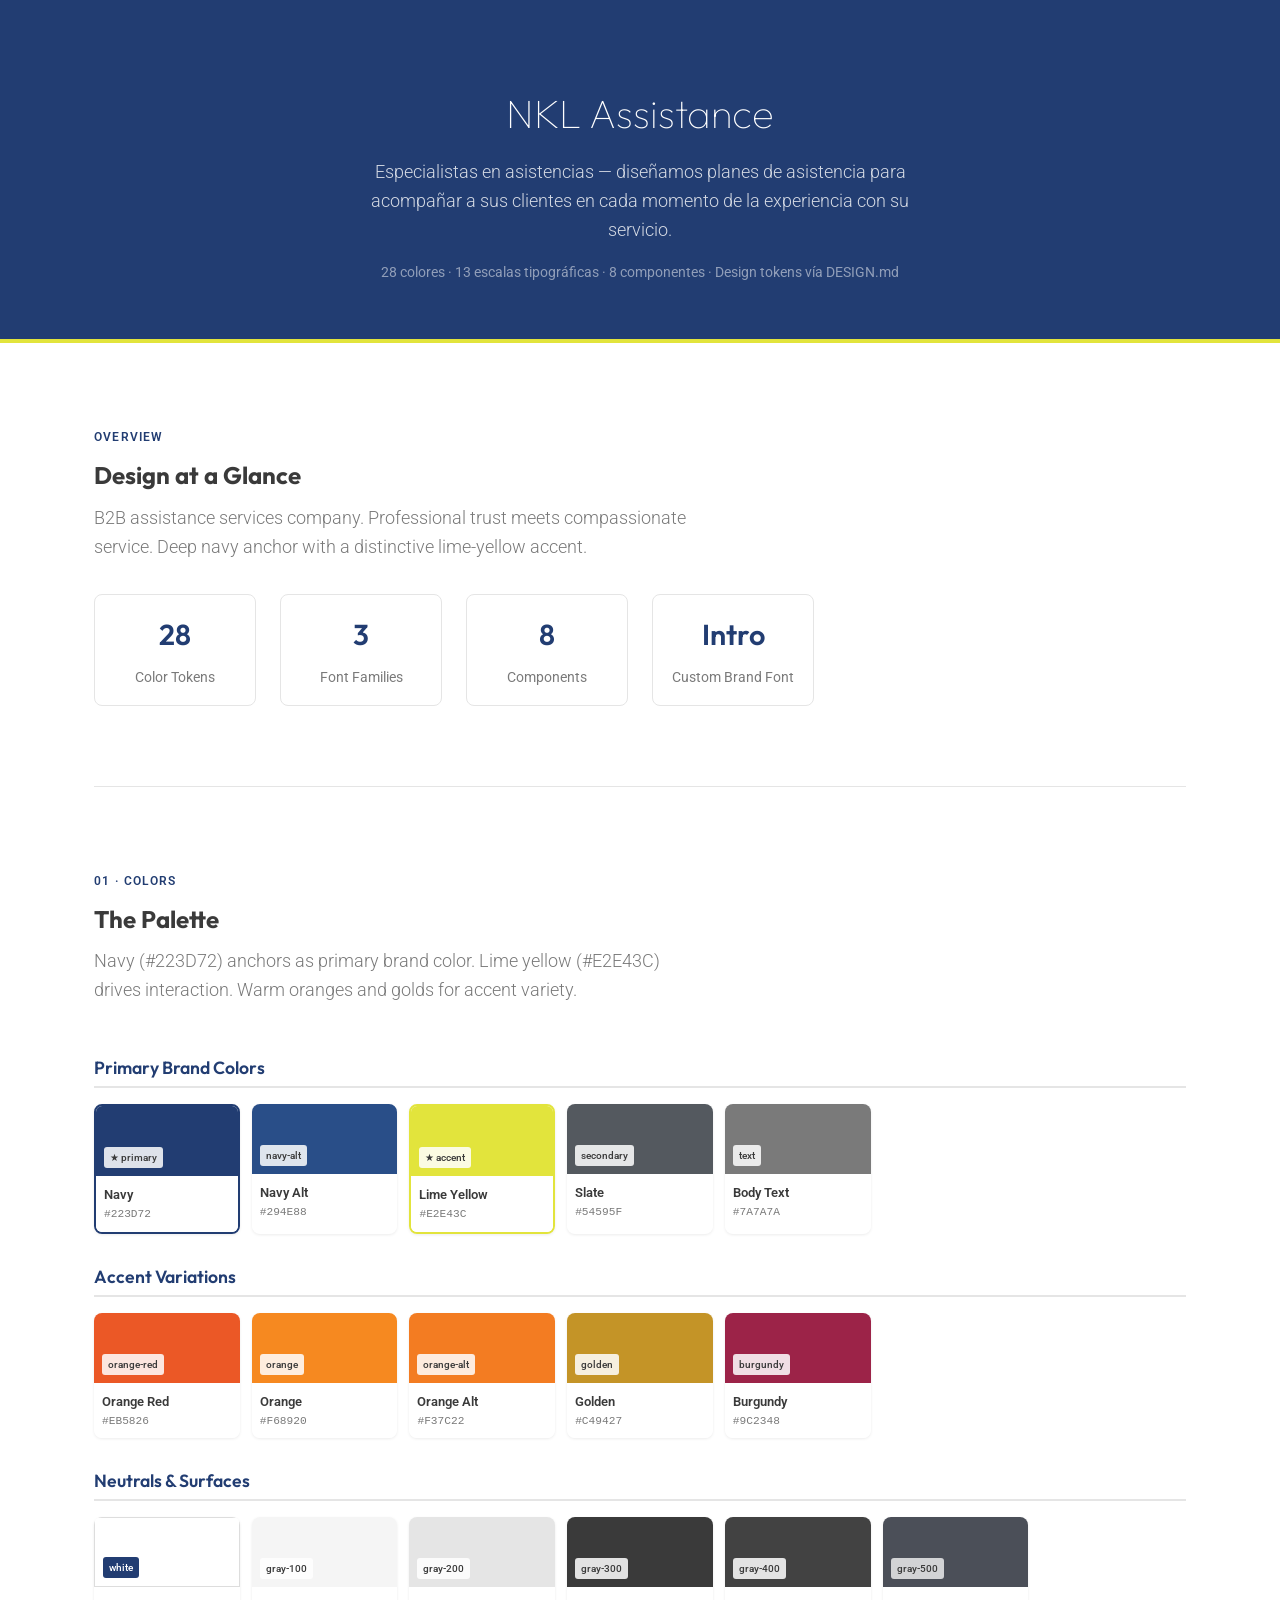
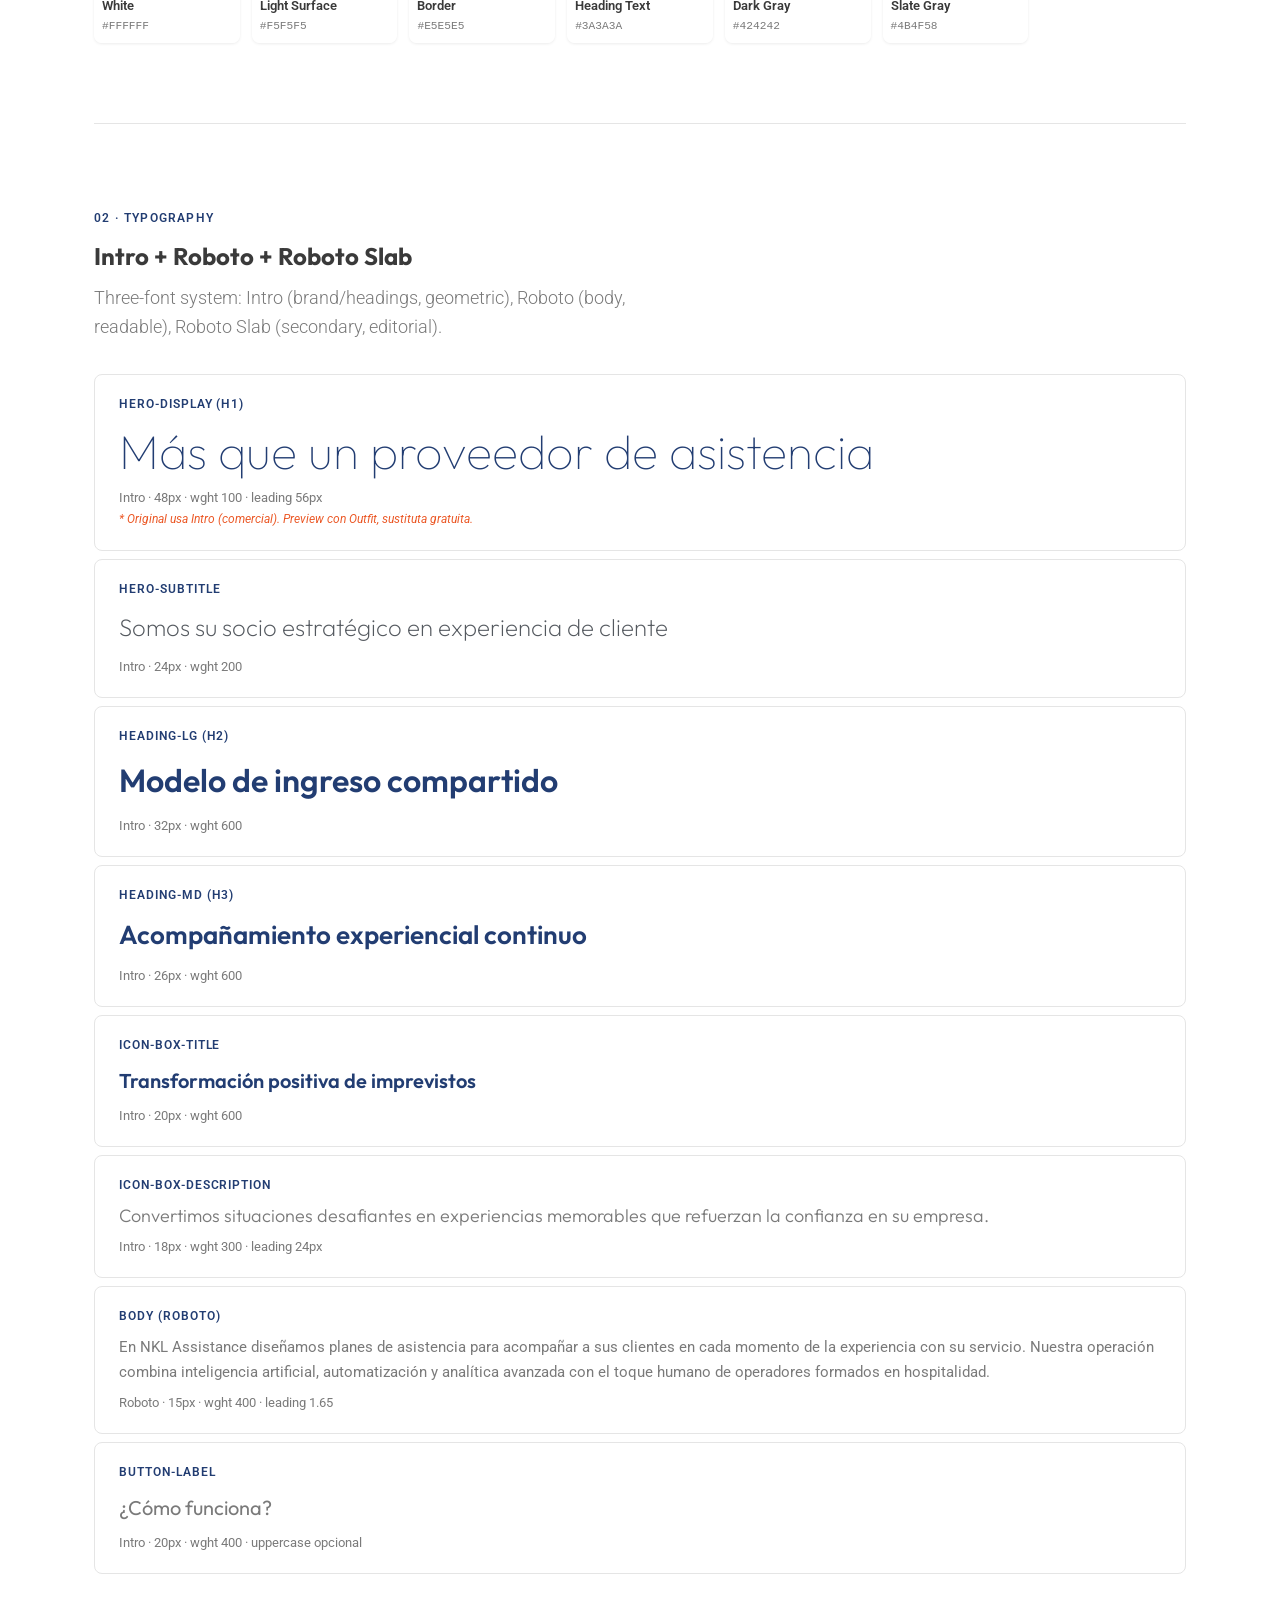
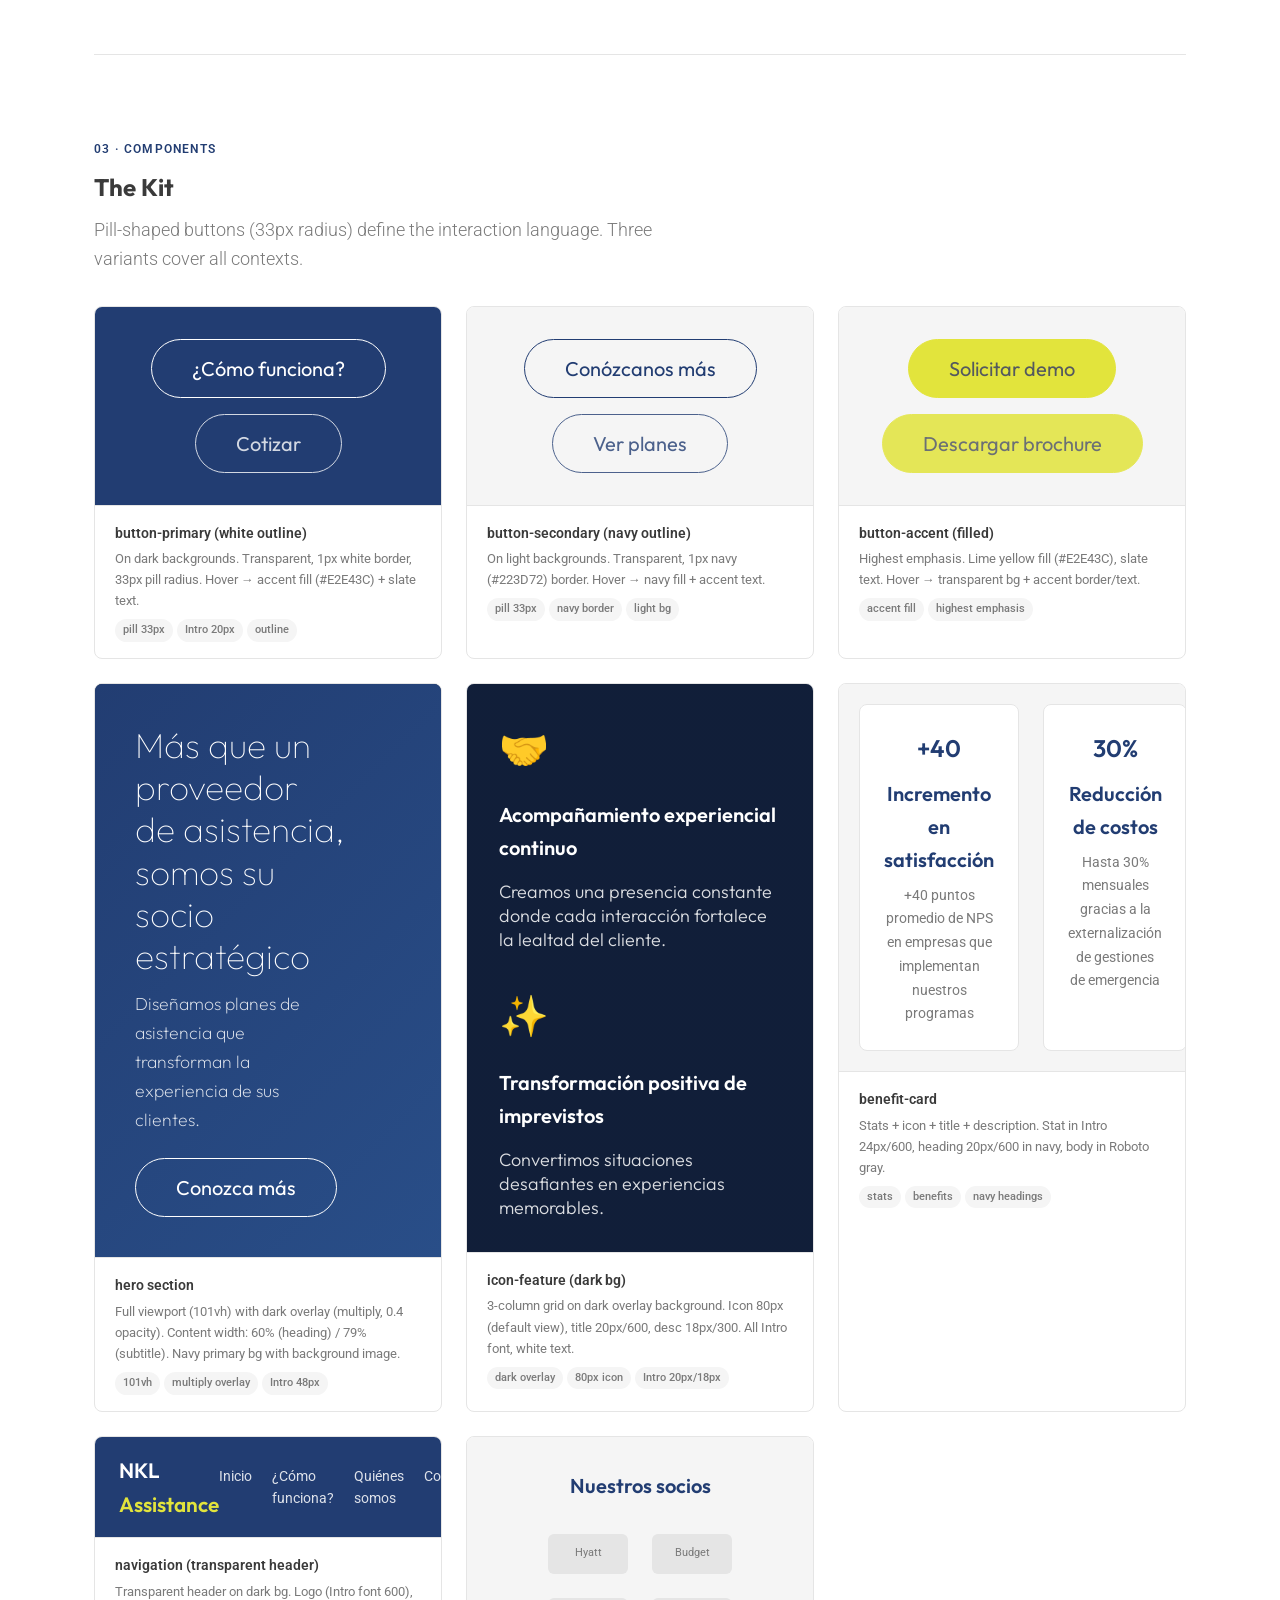
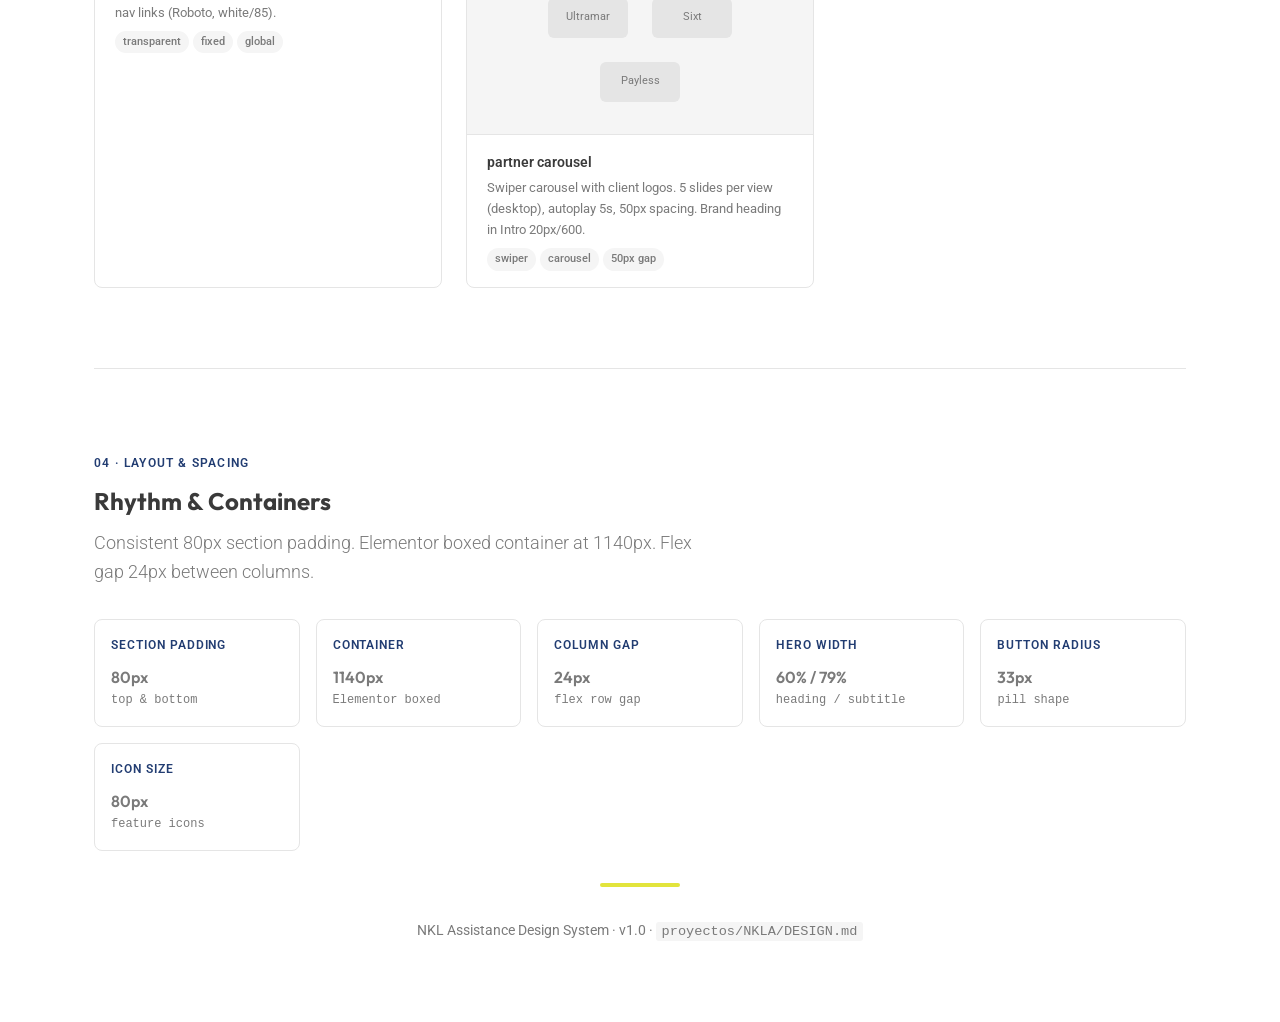
<file: branding/preview/preview.html>
<!DOCTYPE html>
<html lang="es-MX">
<head>
<meta charset="utf-8">
<meta name="viewport" content="width=device-width, initial-scale=1">
<title>NKL Assistance — Design System Preview</title>
<link rel="preconnect" href="https://fonts.googleapis.com">
<link href="https://fonts.googleapis.com/css2?family=Outfit:wght@100;200;300;400;500;600;700;800;900&family=Roboto:ital,wght@0,300;0,400;0,500;0,700;1,300;1,400;1,500;1,700&family=Roboto+Slab:wght@400;500;600;700&display=swap" rel="stylesheet">
<style>
  *, *::before, *::after { box-sizing: border-box; margin: 0; padding: 0; }

  :root {
    --primary: #223D72;
    --secondary: #54595F;
    --text: #7A7A7A;
    --accent: #E2E43C;
    --white: #FFFFFF;
    --black: #000000;
    --surface-light: #F5F5F5;
    --surface-border: #E5E5E5;
    --gray-300: #3A3A3A;
    --gray-400: #424242;
    --gray-500: #4B4F58;
    --navy-alt: #294E88;
    --orange-red: #EB5826;
    --orange: #F68920;
    --golden: #C49427;
    --burgundy: #9C2348;
    --orange-alt: #F37C22;

    --font-brand: 'Outfit', 'Intro', -apple-system, BlinkMacSystemFont, sans-serif;
    --font-body: 'Roboto', -apple-system, BlinkMacSystemFont, sans-serif;
    --font-secondary: 'Roboto Slab', Georgia, serif;

    --radius-pill: 33px;
    --radius-md: 8px;
    --radius-sm: 4px;
    --radius-full: 9999px;

    --space-section: 80px;
    --container-max: 1140px;
  }

  body {
    font-family: var(--font-body);
    background: var(--white);
    color: var(--text);
    -webkit-font-smoothing: antialiased;
    line-height: 1.65;
    overflow-x: hidden;
  }

  .container { max-width: var(--container-max); margin: 0 auto; padding: 0 24px; }
  section { padding: var(--space-section) 0; }
  section + section { border-top: 1px solid var(--surface-border); }

  h1, h2, h3, h4, h5, h6 { font-family: var(--font-brand); color: var(--gray-300); }

  .section-label {
    display: inline-block;
    font-family: var(--font-body);
    font-size: 0.75rem;
    font-weight: 600;
    text-transform: uppercase;
    letter-spacing: 0.1em;
    color: var(--primary);
    margin-bottom: 8px;
  }
  .section-title { margin-bottom: 0.5rem; font-family: var(--font-brand); }
  .section-subtitle { color: var(--text); max-width: 600px; margin-bottom: 32px; font-weight: 300; font-size: 1.1rem; }

  /* ── Header ── */
  .page-header {
    background: var(--primary);
    color: var(--white);
    text-align: center;
    padding: 80px 20px 60px;
    position: relative;
    overflow: hidden;
  }
  .page-header::after {
    content: '';
    position: absolute;
    bottom: 0;
    left: 0;
    right: 0;
    height: 4px;
    background: var(--accent);
  }
  .page-header h1 { color: var(--white); font-family: var(--font-brand); font-size: 2.5rem; font-weight: 100; }
  .page-header .desc { max-width: 600px; margin: 12px auto 0; font-size: 1.1rem; color: rgba(255,255,255,0.8); font-weight: 300; }
  .page-header .meta {
    font-size: 0.85rem;
    color: rgba(255,255,255,0.5);
    margin-top: 16px;
    font-family: var(--font-body);
  }

  /* ── Color Palette ── */
  .palette-grid { display: grid; grid-template-columns: repeat(auto-fill, minmax(130px, 1fr)); gap: 12px; }
  .palette-swatch { border-radius: var(--radius-md); overflow: hidden; box-shadow: 0 1px 3px rgba(0,0,0,0.08); transition: transform 0.2s; }
  .palette-swatch:hover { transform: translateY(-2px); }
  .palette-color { height: 70px; display: flex; align-items: flex-end; padding: 8px; }
  .palette-color .label { font-family: var(--font-body); font-size: 0.65rem; font-weight: 500; background: rgba(255,255,255,0.85); color: var(--gray-300); padding: 2px 6px; border-radius: 3px; }
  .palette-info { padding: 8px; background: var(--white); }
  .palette-name { font-family: var(--font-body); font-size: 0.8rem; font-weight: 600; color: var(--gray-300); }
  .palette-hex { font-family: monospace; font-size: 0.7rem; color: var(--text); }

  .palette-group-label {
    grid-column: 1 / -1;
    font-family: var(--font-brand);
    font-size: 1.1rem;
    font-weight: 600;
    color: var(--primary);
    padding: 16px 0 4px;
    border-bottom: 2px solid var(--surface-border);
    margin-bottom: 4px;
  }

  /* ── Typography ── */
  .type-grid { display: flex; flex-direction: column; gap: 8px; }
  .type-card {
    background: var(--white);
    border: 1px solid var(--surface-border);
    border-radius: var(--radius-md);
    padding: 20px 24px;
    transition: border-color 0.2s;
  }
  .type-card:hover { border-color: var(--primary); }
  .type-label { font-family: var(--font-body); font-size: 0.75rem; font-weight: 600; text-transform: uppercase; letter-spacing: 0.08em; color: var(--primary); margin-bottom: 8px; }
  .type-meta { font-family: var(--font-body); font-size: 0.8rem; color: var(--text); margin-top: 8px; }
  .type-note { font-family: var(--font-body); font-size: 0.75rem; color: var(--orange-red); font-style: italic; margin-top: 2px; }

  /* ── Components ── */
  .component-grid { display: grid; grid-template-columns: repeat(auto-fill, minmax(300px, 1fr)); gap: var(--space-section); gap: 24px; }
  .component-card {
    background: var(--white);
    border: 1px solid var(--surface-border);
    border-radius: var(--radius-md);
    overflow: hidden;
    transition: box-shadow 0.2s;
  }
  .component-card:hover { box-shadow: 0 4px 12px rgba(0,0,0,0.08); }
  .component-preview {
    padding: 32px;
    display: flex;
    align-items: center;
    justify-content: center;
    gap: 16px;
    flex-wrap: wrap;
    background: var(--surface-light);
    border-bottom: 1px solid var(--surface-border);
  }
  .component-preview.hero-bg {
    background: var(--primary);
    min-height: 200px;
    position: relative;
    overflow: hidden;
  }
  .component-preview.hero-bg::before {
    content: '';
    position: absolute;
    inset: 0;
    background: rgba(0,0,0,0.4);
    mix-blend-mode: multiply;
  }
  .component-preview.dark-overlay-bg {
    background: linear-gradient(rgba(0,0,0,0.5), rgba(0,0,0,0.5)), url('data:image/svg+xml,<svg xmlns="http://www.w3.org/2000/svg" viewBox="0 0 100 100"><rect fill="%23223D72" width="100" height="100"/></svg>');
    background-size: cover;
    background-position: bottom center;
  }
  .component-info { padding: 16px 20px; }
  .component-name { font-family: var(--font-body); font-size: 0.85rem; font-weight: 600; color: var(--gray-300); margin-bottom: 4px; }
  .component-desc { font-size: 0.8rem; color: var(--text); font-weight: 400; }
  .component-tags { display: flex; gap: 4px; flex-wrap: wrap; margin-top: 8px; }
  .component-tag {
    display: inline-block;
    font-family: var(--font-body);
    font-size: 0.7rem;
    font-weight: 500;
    background: var(--surface-light);
    color: var(--text);
    padding: 2px 8px;
    border-radius: var(--radius-full);
  }

  /* ── NKLA Button Styles ── */
  .btn-nkla {
    display: inline-block;
    font-family: var(--font-brand);
    font-size: 20px;
    font-weight: 400;
    padding: 16px 40px;
    border-radius: var(--radius-pill);
    border: 1px solid var(--white);
    background: transparent;
    color: var(--white);
    cursor: pointer;
    text-decoration: none;
    transition: all 0.3s;
  }
  .btn-nkla:hover {
    background: var(--accent);
    color: var(--secondary);
    border-color: var(--accent);
  }

  .btn-nkla-primary {
    display: inline-block;
    font-family: var(--font-brand);
    font-size: 20px;
    font-weight: 400;
    padding: 16px 40px;
    border-radius: var(--radius-pill);
    border: 1px solid var(--primary);
    background: transparent;
    color: var(--primary);
    cursor: pointer;
    text-decoration: none;
    transition: all 0.3s;
  }
  .btn-nkla-primary:hover {
    background: var(--primary);
    color: var(--accent);
    border-color: var(--primary);
  }

  .btn-nkla-accent {
    display: inline-block;
    font-family: var(--font-brand);
    font-size: 20px;
    font-weight: 400;
    padding: 16px 40px;
    border-radius: var(--radius-pill);
    border: 1px solid var(--accent);
    background: var(--accent);
    color: var(--secondary);
    cursor: pointer;
    text-decoration: none;
    transition: all 0.3s;
  }
  .btn-nkla-accent:hover {
    background: transparent;
    color: var(--accent);
  }

  /* ── Hero Demo ── */
  .hero-demo {
    position: relative;
    width: 100%;
    min-height: 260px;
    display: flex;
    align-items: center;
    padding: 40px;
    background: var(--primary);
    overflow: hidden;
  }
  .hero-demo::before {
    content: '';
    position: absolute;
    inset: 0;
    background: rgba(0,0,0,0.4);
    mix-blend-mode: multiply;
  }
  .hero-demo .hero-bg-img {
    position: absolute;
    inset: 0;
    background: linear-gradient(135deg, var(--primary) 0%, var(--navy-alt) 100%);
  }
  .hero-demo .hero-content {
    position: relative;
    z-index: 1;
    max-width: 79%;
  }
  .hero-demo h1 {
    font-family: var(--font-brand);
    font-size: 2.2rem;
    font-weight: 100;
    line-height: 1.2;
    color: var(--white);
    margin-bottom: 12px;
  }
  .hero-demo p {
    font-family: var(--font-brand);
    font-size: 1.1rem;
    font-weight: 200;
    color: rgba(255,255,255,0.85);
    margin-bottom: 24px;
  }

  /* ── Icon Feature Cards ── */
  .icon-feature-grid { display: grid; grid-template-columns: repeat(auto-fill, minmax(280px, 1fr)); gap: 24px; }
  .icon-feature {
    padding: 24px;
    text-align: left;
  }
  .icon-feature .icon {
    font-size: 2.5rem;
    margin-bottom: 16px;
    color: var(--white);
  }
  .icon-feature h3 {
    font-family: var(--font-brand);
    font-size: 20px;
    font-weight: 600;
    color: var(--white);
    margin-bottom: 16px;
  }
  .icon-feature p {
    font-family: var(--font-brand);
    font-size: 18px;
    font-weight: 300;
    line-height: 24px;
    color: rgba(255,255,255,0.85);
  }

  /* ── Stats / Benefits ── */
  .benefits-grid { display: grid; grid-template-columns: repeat(auto-fill, minmax(220px, 1fr)); gap: 24px; }
  .benefit-card {
    background: var(--white);
    border: 1px solid var(--surface-border);
    border-radius: var(--radius-md);
    padding: 24px;
    text-align: center;
  }
  .benefit-card .icon {
    font-size: 2rem;
    margin-bottom: 16px;
    color: var(--accent);
  }
  .benefit-card h3 {
    font-family: var(--font-brand);
    font-size: 20px;
    font-weight: 600;
    color: var(--primary);
    margin-bottom: 8px;
  }
  .benefit-card p {
    font-size: 0.9rem;
    color: var(--text);
    font-weight: 400;
  }
  .benefit-card .stat {
    font-family: var(--font-brand);
    font-size: 24px;
    font-weight: 600;
    color: var(--primary);
    display: block;
    margin-bottom: 8px;
  }

  /* ─── Layout Reference ─── */
  .layout-grid { display: grid; grid-template-columns: repeat(auto-fill, minmax(200px, 1fr)); gap: 16px; }
  .layout-card {
    background: var(--white);
    border: 1px solid var(--surface-border);
    border-radius: var(--radius-md);
    padding: 16px;
  }
  .layout-card .lay-label {
    font-family: var(--font-body);
    font-size: 0.75rem;
    font-weight: 600;
    text-transform: uppercase;
    letter-spacing: 0.08em;
    color: var(--primary);
    margin-bottom: 8px;
  }
  .layout-card .lay-value {
    font-family: var(--font-brand);
    font-size: 1rem;
    font-weight: 600;
  }
  .layout-card .lay-detail {
    font-family: monospace;
    font-size: 0.75rem;
    color: var(--text);
  }

  .divider-accent {
    width: 80px; height: 4px;
    background: var(--accent);
    border-radius: var(--radius-full);
    margin: 32px auto;
  }

  @media (max-width: 768px) {
    .hero-demo h1 { font-size: 1.6rem; }
    .hero-demo { padding: 24px; }
    .hero-demo .hero-content { max-width: 100%; }
    .page-header h1 { font-size: 1.8rem; }
    .palette-grid { grid-template-columns: repeat(auto-fill, minmax(100px, 1fr)); }
  }
</style>
</head>
<body>

<!-- ─── Header ─── -->
<header class="page-header">
  <h1>NKL Assistance</h1>
  <p class="desc">Especialistas en asistencias — diseñamos planes de asistencia para acompañar a sus clientes en cada momento de la experiencia con su servicio.</p>
  <p class="meta">28 colores · 13 escalas tipográficas · 8 componentes · Design tokens vía DESIGN.md</p>
</header>

<div class="container">

<!-- ─── Stats ─── -->
<section>
  <span class="section-label">Overview</span>
  <h2 class="section-title">Design at a Glance</h2>
  <p class="section-subtitle">B2B assistance services company. Professional trust meets compassionate service. Deep navy anchor with a distinctive lime-yellow accent.</p>

  <div class="benefits-grid" style="grid-template-columns: repeat(auto-fill, minmax(160px, 1fr));">
    <div class="benefit-card" style="padding:16px;">
      <span class="stat" style="font-size:1.8rem;">28</span>
      <p style="font-size:0.85rem;">Color Tokens</p>
    </div>
    <div class="benefit-card" style="padding:16px;">
      <span class="stat" style="font-size:1.8rem;">3</span>
      <p style="font-size:0.85rem;">Font Families</p>
    </div>
    <div class="benefit-card" style="padding:16px;">
      <span class="stat" style="font-size:1.8rem;">8</span>
      <p style="font-size:0.85rem;">Components</p>
    </div>
    <div class="benefit-card" style="padding:16px;">
      <span class="stat" style="font-size:1.8rem;">Intro</span>
      <p style="font-size:0.85rem;">Custom Brand Font</p>
    </div>
  </div>
</section>

<!-- ─── Colors ─── -->
<section>
  <span class="section-label">01 · Colors</span>
  <h2 class="section-title">The Palette</h2>
  <p class="section-subtitle">Navy (#223D72) anchors as primary brand color. Lime yellow (#E2E43C) drives interaction. Warm oranges and golds for accent variety.</p>

  <div class="palette-grid">

    <div class="palette-group-label">Primary Brand Colors</div>

    <div class="palette-swatch" style="border:2px solid var(--primary);">
      <div class="palette-color" style="background:#223D72;">
        <span class="label">★ primary</span>
      </div>
      <div class="palette-info">
        <div class="palette-name">Navy</div>
        <div class="palette-hex">#223D72</div>
      </div>
    </div>

    <div class="palette-swatch">
      <div class="palette-color" style="background:#294E88;">
        <span class="label">navy-alt</span>
      </div>
      <div class="palette-info">
        <div class="palette-name">Navy Alt</div>
        <div class="palette-hex">#294E88</div>
      </div>
    </div>

    <div class="palette-swatch" style="border:2px solid var(--accent);">
      <div class="palette-color" style="background:#E2E43C;">
        <span class="label">★ accent</span>
      </div>
      <div class="palette-info">
        <div class="palette-name">Lime Yellow</div>
        <div class="palette-hex">#E2E43C</div>
      </div>
    </div>

    <div class="palette-swatch">
      <div class="palette-color" style="background:#54595F;">
        <span class="label" style="background:rgba(255,255,255,0.85);">secondary</span>
      </div>
      <div class="palette-info">
        <div class="palette-name">Slate</div>
        <div class="palette-hex">#54595F</div>
      </div>
    </div>

    <div class="palette-swatch">
      <div class="palette-color" style="background:#7A7A7A;">
        <span class="label" style="background:rgba(255,255,255,0.85);">text</span>
      </div>
      <div class="palette-info">
        <div class="palette-name">Body Text</div>
        <div class="palette-hex">#7A7A7A</div>
      </div>
    </div>

    <div class="palette-group-label">Accent Variations</div>

    <div class="palette-swatch">
      <div class="palette-color" style="background:#EB5826;">
        <span class="label" style="background:rgba(255,255,255,0.85);">orange-red</span>
      </div>
      <div class="palette-info">
        <div class="palette-name">Orange Red</div>
        <div class="palette-hex">#EB5826</div>
      </div>
    </div>

    <div class="palette-swatch">
      <div class="palette-color" style="background:#F68920;">
        <span class="label" style="background:rgba(255,255,255,0.85);">orange</span>
      </div>
      <div class="palette-info">
        <div class="palette-name">Orange</div>
        <div class="palette-hex">#F68920</div>
      </div>
    </div>

    <div class="palette-swatch">
      <div class="palette-color" style="background:#F37C22;">
        <span class="label" style="background:rgba(255,255,255,0.85);">orange-alt</span>
      </div>
      <div class="palette-info">
        <div class="palette-name">Orange Alt</div>
        <div class="palette-hex">#F37C22</div>
      </div>
    </div>

    <div class="palette-swatch">
      <div class="palette-color" style="background:#C49427;">
        <span class="label" style="background:rgba(255,255,255,0.85);">golden</span>
      </div>
      <div class="palette-info">
        <div class="palette-name">Golden</div>
        <div class="palette-hex">#C49427</div>
      </div>
    </div>

    <div class="palette-swatch">
      <div class="palette-color" style="background:#9C2348;">
        <span class="label" style="background:rgba(255,255,255,0.85);">burgundy</span>
      </div>
      <div class="palette-info">
        <div class="palette-name">Burgundy</div>
        <div class="palette-hex">#9C2348</div>
      </div>
    </div>

    <div class="palette-group-label">Neutrals & Surfaces</div>

    <div class="palette-swatch">
      <div class="palette-color" style="background:#FFFFFF;border:1px solid #ddd;">
        <span class="label" style="background:#223D72;color:white;">white</span>
      </div>
      <div class="palette-info">
        <div class="palette-name">White</div>
        <div class="palette-hex">#FFFFFF</div>
      </div>
    </div>

    <div class="palette-swatch">
      <div class="palette-color" style="background:#F5F5F5;">
        <span class="label">gray-100</span>
      </div>
      <div class="palette-info">
        <div class="palette-name">Light Surface</div>
        <div class="palette-hex">#F5F5F5</div>
      </div>
    </div>

    <div class="palette-swatch">
      <div class="palette-color" style="background:#E5E5E5;">
        <span class="label">gray-200</span>
      </div>
      <div class="palette-info">
        <div class="palette-name">Border</div>
        <div class="palette-hex">#E5E5E5</div>
      </div>
    </div>

    <div class="palette-swatch">
      <div class="palette-color" style="background:#3A3A3A;">
        <span class="label" style="background:rgba(255,255,255,0.85);">gray-300</span>
      </div>
      <div class="palette-info">
        <div class="palette-name">Heading Text</div>
        <div class="palette-hex">#3A3A3A</div>
      </div>
    </div>

    <div class="palette-swatch">
      <div class="palette-color" style="background:#424242;">
        <span class="label" style="background:rgba(255,255,255,0.85);">gray-400</span>
      </div>
      <div class="palette-info">
        <div class="palette-name">Dark Gray</div>
        <div class="palette-hex">#424242</div>
      </div>
    </div>

    <div class="palette-swatch">
      <div class="palette-color" style="background:#4B4F58;">
        <span class="label" style="background:rgba(255,255,255,0.75);">gray-500</span>
      </div>
      <div class="palette-info">
        <div class="palette-name">Slate Gray</div>
        <div class="palette-hex">#4B4F58</div>
      </div>
    </div>

  </div>
</section>

<!-- ─── Typography ─── -->
<section>
  <span class="section-label">02 · Typography</span>
  <h2 class="section-title">Intro + Roboto + Roboto Slab</h2>
  <p class="section-subtitle">Three-font system: Intro (brand/headings, geometric), Roboto (body, readable), Roboto Slab (secondary, editorial).</p>

  <div class="type-grid">
    <div class="type-card">
      <div class="type-label">hero-display (h1)</div>
      <div class="type-sample" style="font-family:'Outfit','Intro',sans-serif;font-size:48px;font-weight:100;line-height:56px;color:#223D72;">
        Más que un proveedor de asistencia
      </div>
      <div class="type-meta">Intro · 48px · wght 100 · leading 56px</div>
      <div class="type-note">* Original usa Intro (comercial). Preview con Outfit, sustituta gratuita.</div>
    </div>

    <div class="type-card">
      <div class="type-label">hero-subtitle</div>
      <div class="type-sample" style="font-family:'Outfit','Intro',sans-serif;font-size:24px;font-weight:200;color:#54595F;">
        Somos su socio estratégico en experiencia de cliente
      </div>
      <div class="type-meta">Intro · 24px · wght 200</div>
    </div>

    <div class="type-card">
      <div class="type-label">heading-lg (h2)</div>
      <div class="type-sample" style="font-family:'Outfit','Intro',sans-serif;font-size:32px;font-weight:600;color:#223D72;">
        Modelo de ingreso compartido
      </div>
      <div class="type-meta">Intro · 32px · wght 600</div>
    </div>

    <div class="type-card">
      <div class="type-label">heading-md (h3)</div>
      <div class="type-sample" style="font-family:'Outfit','Intro',sans-serif;font-size:26px;font-weight:600;color:#223D72;">
        Acompañamiento experiencial continuo
      </div>
      <div class="type-meta">Intro · 26px · wght 600</div>
    </div>

    <div class="type-card">
      <div class="type-label">icon-box-title</div>
      <div class="type-sample" style="font-family:'Outfit','Intro',sans-serif;font-size:20px;font-weight:600;color:#223D72;">
        Transformación positiva de imprevistos
      </div>
      <div class="type-meta">Intro · 20px · wght 600</div>
    </div>

    <div class="type-card">
      <div class="type-label">icon-box-description</div>
      <div class="type-sample" style="font-family:'Outfit','Intro',sans-serif;font-size:18px;font-weight:300;line-height:24px;color:#7A7A7A;">
        Convertimos situaciones desafiantes en experiencias memorables que refuerzan la confianza en su empresa.
      </div>
      <div class="type-meta">Intro · 18px · wght 300 · leading 24px</div>
    </div>

    <div class="type-card">
      <div class="type-label">body (Roboto)</div>
      <div class="type-sample" style="font-family:'Roboto',sans-serif;font-size:15px;font-weight:400;line-height:1.65;color:#7A7A7A;">
        En NKL Assistance diseñamos planes de asistencia para acompañar a sus clientes en cada momento de la experiencia con su servicio. Nuestra operación combina inteligencia artificial, automatización y analítica avanzada con el toque humano de operadores formados en hospitalidad.
      </div>
      <div class="type-meta">Roboto · 15px · wght 400 · leading 1.65</div>
    </div>

    <div class="type-card">
      <div class="type-label">button-label</div>
      <div class="type-sample" style="font-family:'Outfit','Intro',sans-serif;font-size:20px;font-weight:400;">
        ¿Cómo funciona?
      </div>
      <div class="type-meta">Intro · 20px · wght 400 · uppercase opcional</div>
    </div>
  </div>
</section>

<!-- ─── Components ─── -->
<section>
  <span class="section-label">03 · Components</span>
  <h2 class="section-title">The Kit</h2>
  <p class="section-subtitle">Pill-shaped buttons (33px radius) define the interaction language. Three variants cover all contexts.</p>

  <div class="component-grid">

    <!-- Button White Outline -->
    <div class="component-card">
      <div class="component-preview" style="background:#223D72;">
        <button class="btn-nkla">¿Cómo funciona?</button>
        <button class="btn-nkla" style="opacity:0.8;">Cotizar</button>
      </div>
      <div class="component-info">
        <div class="component-name">button-primary (white outline)</div>
        <div class="component-desc">On dark backgrounds. Transparent, 1px white border, 33px pill radius. Hover → accent fill (#E2E43C) + slate text.</div>
        <div class="component-tags">
          <span class="component-tag">pill 33px</span>
          <span class="component-tag">Intro 20px</span>
          <span class="component-tag">outline</span>
        </div>
      </div>
    </div>

    <!-- Button Navy Outline -->
    <div class="component-card">
      <div class="component-preview">
        <button class="btn-nkla-primary">Conózcanos más</button>
        <button class="btn-nkla-primary" style="opacity:0.8;">Ver planes</button>
      </div>
      <div class="component-info">
        <div class="component-name">button-secondary (navy outline)</div>
        <div class="component-desc">On light backgrounds. Transparent, 1px navy (#223D72) border. Hover → navy fill + accent text.</div>
        <div class="component-tags">
          <span class="component-tag">pill 33px</span>
          <span class="component-tag">navy border</span>
          <span class="component-tag">light bg</span>
        </div>
      </div>
    </div>

    <!-- Button Accent Filled -->
    <div class="component-card">
      <div class="component-preview">
        <button class="btn-nkla-accent">Solicitar demo</button>
        <button class="btn-nkla-accent" style="opacity:0.85;">Descargar brochure</button>
      </div>
      <div class="component-info">
        <div class="component-name">button-accent (filled)</div>
        <div class="component-desc">Highest emphasis. Lime yellow fill (#E2E43C), slate text. Hover → transparent bg + accent border/text.</div>
        <div class="component-tags">
          <span class="component-tag">accent fill</span>
          <span class="component-tag">highest emphasis</span>
        </div>
      </div>
    </div>

    <!-- Hero Section -->
    <div class="component-card">
      <div class="component-preview" style="padding:0;">
        <div class="hero-demo">
          <div class="hero-bg-img"></div>
          <div class="hero-content">
            <h1>Más que un proveedor de asistencia,<br>somos su socio estratégico</h1>
            <p>Diseñamos planes de asistencia que transforman la experiencia de sus clientes.</p>
            <button class="btn-nkla">Conozca más</button>
          </div>
        </div>
      </div>
      <div class="component-info">
        <div class="component-name">hero section</div>
        <div class="component-desc">Full viewport (101vh) with dark overlay (multiply, 0.4 opacity). Content width: 60% (heading) / 79% (subtitle). Navy primary bg with background image.</div>
        <div class="component-tags">
          <span class="component-tag">101vh</span>
          <span class="component-tag">multiply overlay</span>
          <span class="component-tag">Intro 48px</span>
        </div>
      </div>
    </div>

    <!-- Icon Feature Cards (Dark) -->
    <div class="component-card">
      <div class="component-preview dark-overlay-bg" style="flex-direction:column;align-items:stretch;padding:24px;">
        <div class="icon-feature-grid" style="gap:16px;">
          <div class="icon-feature" style="padding:8px;">
            <div class="icon">🤝</div>
            <h3>Acompañamiento experiencial continuo</h3>
            <p>Creamos una presencia constante donde cada interacción fortalece la lealtad del cliente.</p>
          </div>
          <div class="icon-feature" style="padding:8px;">
            <div class="icon">✨</div>
            <h3>Transformación positiva de imprevistos</h3>
            <p>Convertimos situaciones desafiantes en experiencias memorables.</p>
          </div>
        </div>
      </div>
      <div class="component-info">
        <div class="component-name">icon-feature (dark bg)</div>
        <div class="component-desc">3-column grid on dark overlay background. Icon 80px (default view), title 20px/600, desc 18px/300. All Intro font, white text.</div>
        <div class="component-tags">
          <span class="component-tag">dark overlay</span>
          <span class="component-tag">80px icon</span>
          <span class="component-tag">Intro 20px/18px</span>
        </div>
      </div>
    </div>

    <!-- Benefits Cards -->
    <div class="component-card">
      <div class="component-preview" style="flex-direction:column;align-items:stretch;padding:20px;">
        <div class="benefits-grid" style="grid-template-columns:1fr 1fr;">
          <div class="benefit-card">
            <span class="stat">+40</span>
            <h3>Incremento en satisfacción</h3>
            <p>+40 puntos promedio de NPS en empresas que implementan nuestros programas</p>
          </div>
          <div class="benefit-card">
            <span class="stat">30%</span>
            <h3>Reducción de costos</h3>
            <p>Hasta 30% mensuales gracias a la externalización de gestiones de emergencia</p>
          </div>
        </div>
      </div>
      <div class="component-info">
        <div class="component-name">benefit-card</div>
        <div class="component-desc">Stats + icon + title + description. Stat in Intro 24px/600, heading 20px/600 in navy, body in Roboto gray.</div>
        <div class="component-tags">
          <span class="component-tag">stats</span>
          <span class="component-tag">benefits</span>
          <span class="component-tag">navy headings</span>
        </div>
      </div>
    </div>

    <!-- Navigation Bar -->
    <div class="component-card">
      <div class="component-preview" style="flex-direction:column;align-items:stretch;padding:0;background:#223D72;">
        <div style="display:flex;align-items:center;justify-content:space-between;padding:16px 24px;width:100%;">
          <div style="font-family:'Outfit','Intro',sans-serif;font-size:1.3rem;font-weight:600;color:var(--white);">
            NKL <span style="color:var(--accent);">Assistance</span>
          </div>
          <div style="display:flex;gap:20px;">
            <a href="#" style="font-family:Roboto,sans-serif;font-size:0.85rem;color:rgba(255,255,255,0.85);text-decoration:none;">Inicio</a>
            <a href="#" style="font-family:Roboto,sans-serif;font-size:0.85rem;color:rgba(255,255,255,0.85);text-decoration:none;">¿Cómo funciona?</a>
            <a href="#" style="font-family:Roboto,sans-serif;font-size:0.85rem;color:rgba(255,255,255,0.85);text-decoration:none;">Quiénes somos</a>
            <a href="#" style="font-family:Roboto,sans-serif;font-size:0.85rem;color:rgba(255,255,255,0.85);text-decoration:none;">Contacto</a>
          </div>
        </div>
      </div>
      <div class="component-info">
        <div class="component-name">navigation (transparent header)</div>
        <div class="component-desc">Transparent header on dark bg. Logo (Intro font 600), nav links (Roboto, white/85).</div>
        <div class="component-tags">
          <span class="component-tag">transparent</span>
          <span class="component-tag">fixed</span>
          <span class="component-tag">global</span>
        </div>
      </div>
    </div>

    <!-- Partner Carousel -->
    <div class="component-card">
      <div class="component-preview" style="flex-direction:column;">
        <div style="font-family:'Outfit','Intro',sans-serif;font-size:20px;font-weight:600;color:var(--primary);margin-bottom:16px;">Nuestros socios</div>
        <div style="display:flex;gap:24px;flex-wrap:wrap;justify-content:center;">
          <div style="width:80px;height:40px;background:var(--surface-border);border-radius:6px;display:flex;align-items:center;justify-content:center;font-size:0.7rem;color:var(--text);">Hyatt</div>
          <div style="width:80px;height:40px;background:var(--surface-border);border-radius:6px;display:flex;align-items:center;justify-content:center;font-size:0.7rem;color:var(--text);">Budget</div>
          <div style="width:80px;height:40px;background:var(--surface-border);border-radius:6px;display:flex;align-items:center;justify-content:center;font-size:0.7rem;color:var(--text);">Ultramar</div>
          <div style="width:80px;height:40px;background:var(--surface-border);border-radius:6px;display:flex;align-items:center;justify-content:center;font-size:0.7rem;color:var(--text);">Sixt</div>
          <div style="width:80px;height:40px;background:var(--surface-border);border-radius:6px;display:flex;align-items:center;justify-content:center;font-size:0.7rem;color:var(--text);">Payless</div>
        </div>
      </div>
      <div class="component-info">
        <div class="component-name">partner carousel</div>
        <div class="component-desc">Swiper carousel with client logos. 5 slides per view (desktop), autoplay 5s, 50px spacing. Brand heading in Intro 20px/600.</div>
        <div class="component-tags">
          <span class="component-tag">swiper</span>
          <span class="component-tag">carousel</span>
          <span class="component-tag">50px gap</span>
        </div>
      </div>
    </div>

  </div>
</section>

<!-- ─── Layout & Spacing ─── -->
<section>
  <span class="section-label">04 · Layout &amp; Spacing</span>
  <h2 class="section-title">Rhythm & Containers</h2>
  <p class="section-subtitle">Consistent 80px section padding. Elementor boxed container at 1140px. Flex gap 24px between columns.</p>

  <div class="layout-grid">
    <div class="layout-card">
      <div class="lay-label">section padding</div>
      <div class="lay-value">80px</div>
      <div class="lay-detail">top & bottom</div>
    </div>
    <div class="layout-card">
      <div class="lay-label">container</div>
      <div class="lay-value">1140px</div>
      <div class="lay-detail">Elementor boxed</div>
    </div>
    <div class="layout-card">
      <div class="lay-label">column gap</div>
      <div class="lay-value">24px</div>
      <div class="lay-detail">flex row gap</div>
    </div>
    <div class="layout-card">
      <div class="lay-label">hero width</div>
      <div class="lay-value">60% / 79%</div>
      <div class="lay-detail">heading / subtitle</div>
    </div>
    <div class="layout-card">
      <div class="lay-label">button radius</div>
      <div class="lay-value">33px</div>
      <div class="lay-detail">pill shape</div>
    </div>
    <div class="layout-card">
      <div class="lay-label">icon size</div>
      <div class="lay-value">80px</div>
      <div class="lay-detail">feature icons</div>
    </div>
  </div>

  <div class="divider-accent"></div>
  <p style="text-align:center;color:var(--text);font-size:0.85rem;font-weight:400;">
    NKL Assistance Design System · v1.0 · 
    <code style="background:var(--surface-light);padding:2px 6px;border-radius:3px;font-family:monospace;">proyectos/NKLA/DESIGN.md</code>
  </p>
</section>

</div><!-- /container -->
</body>
</html>
</file>
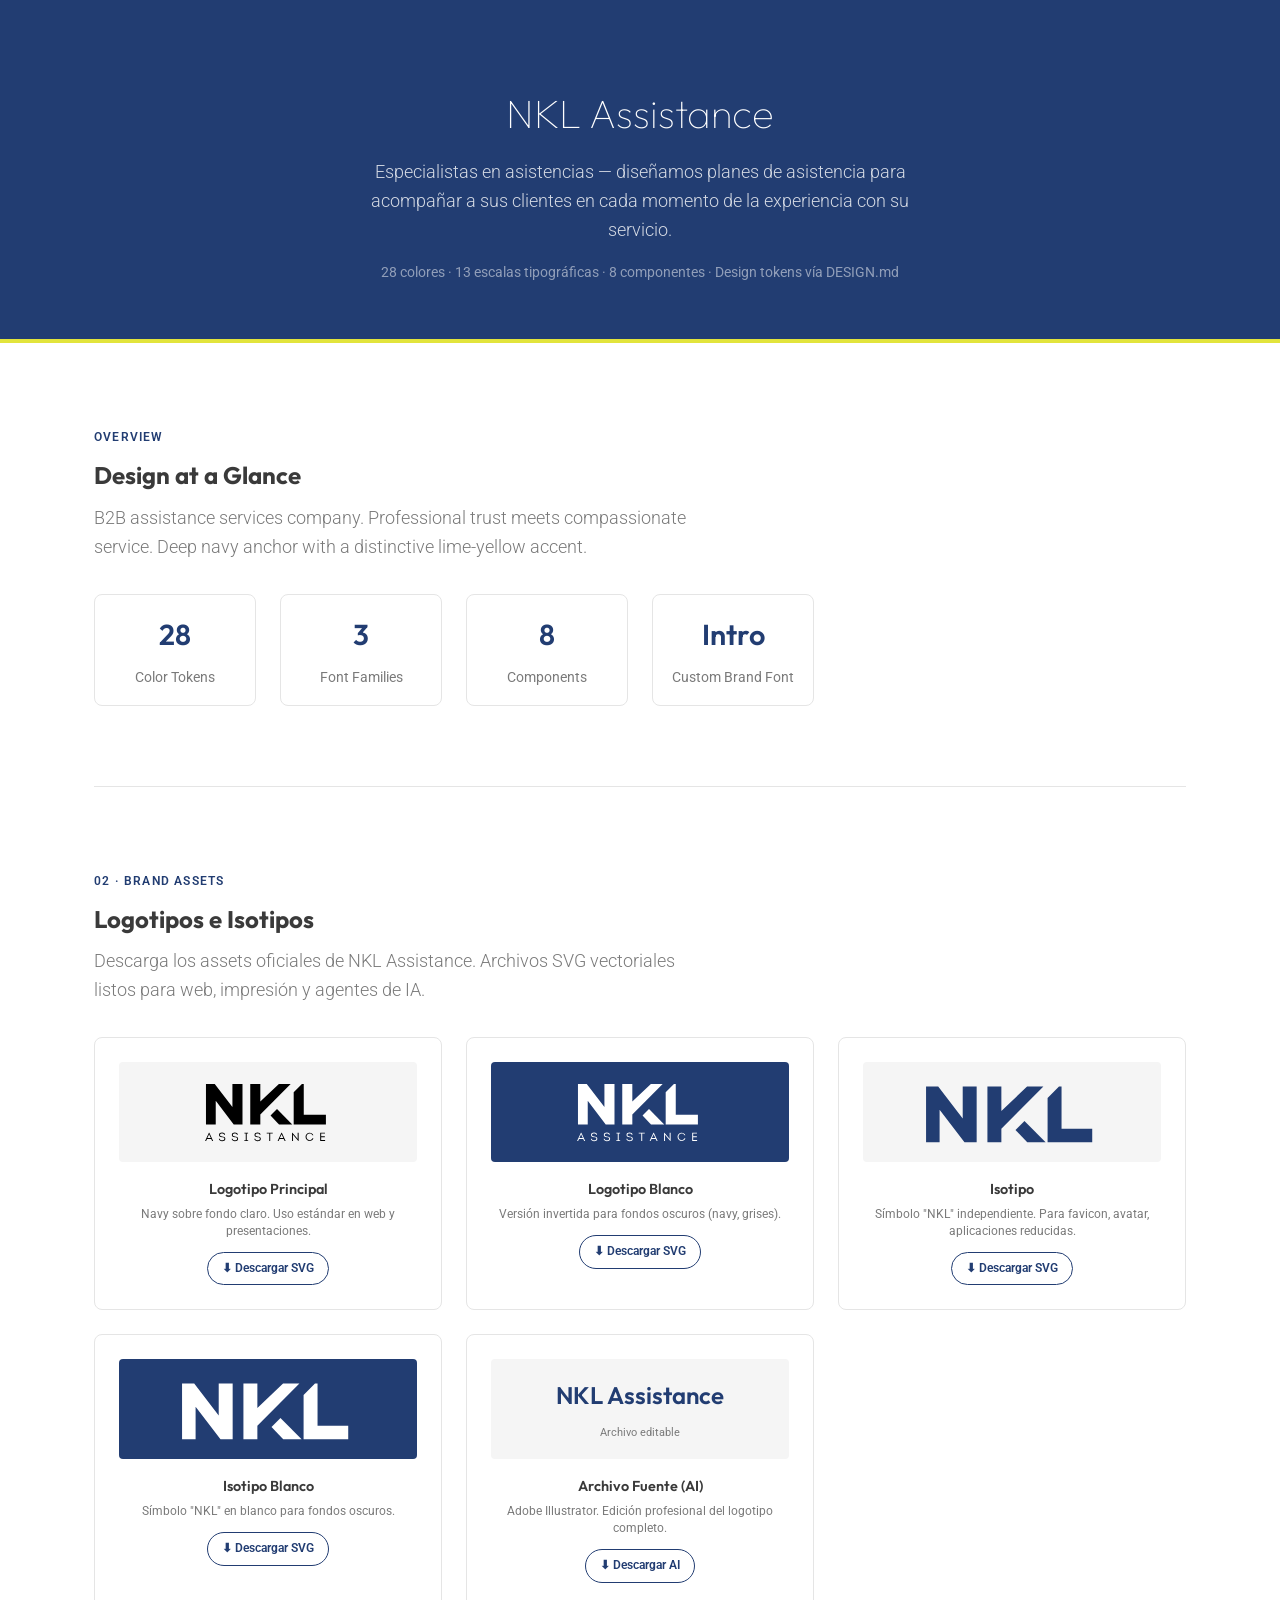
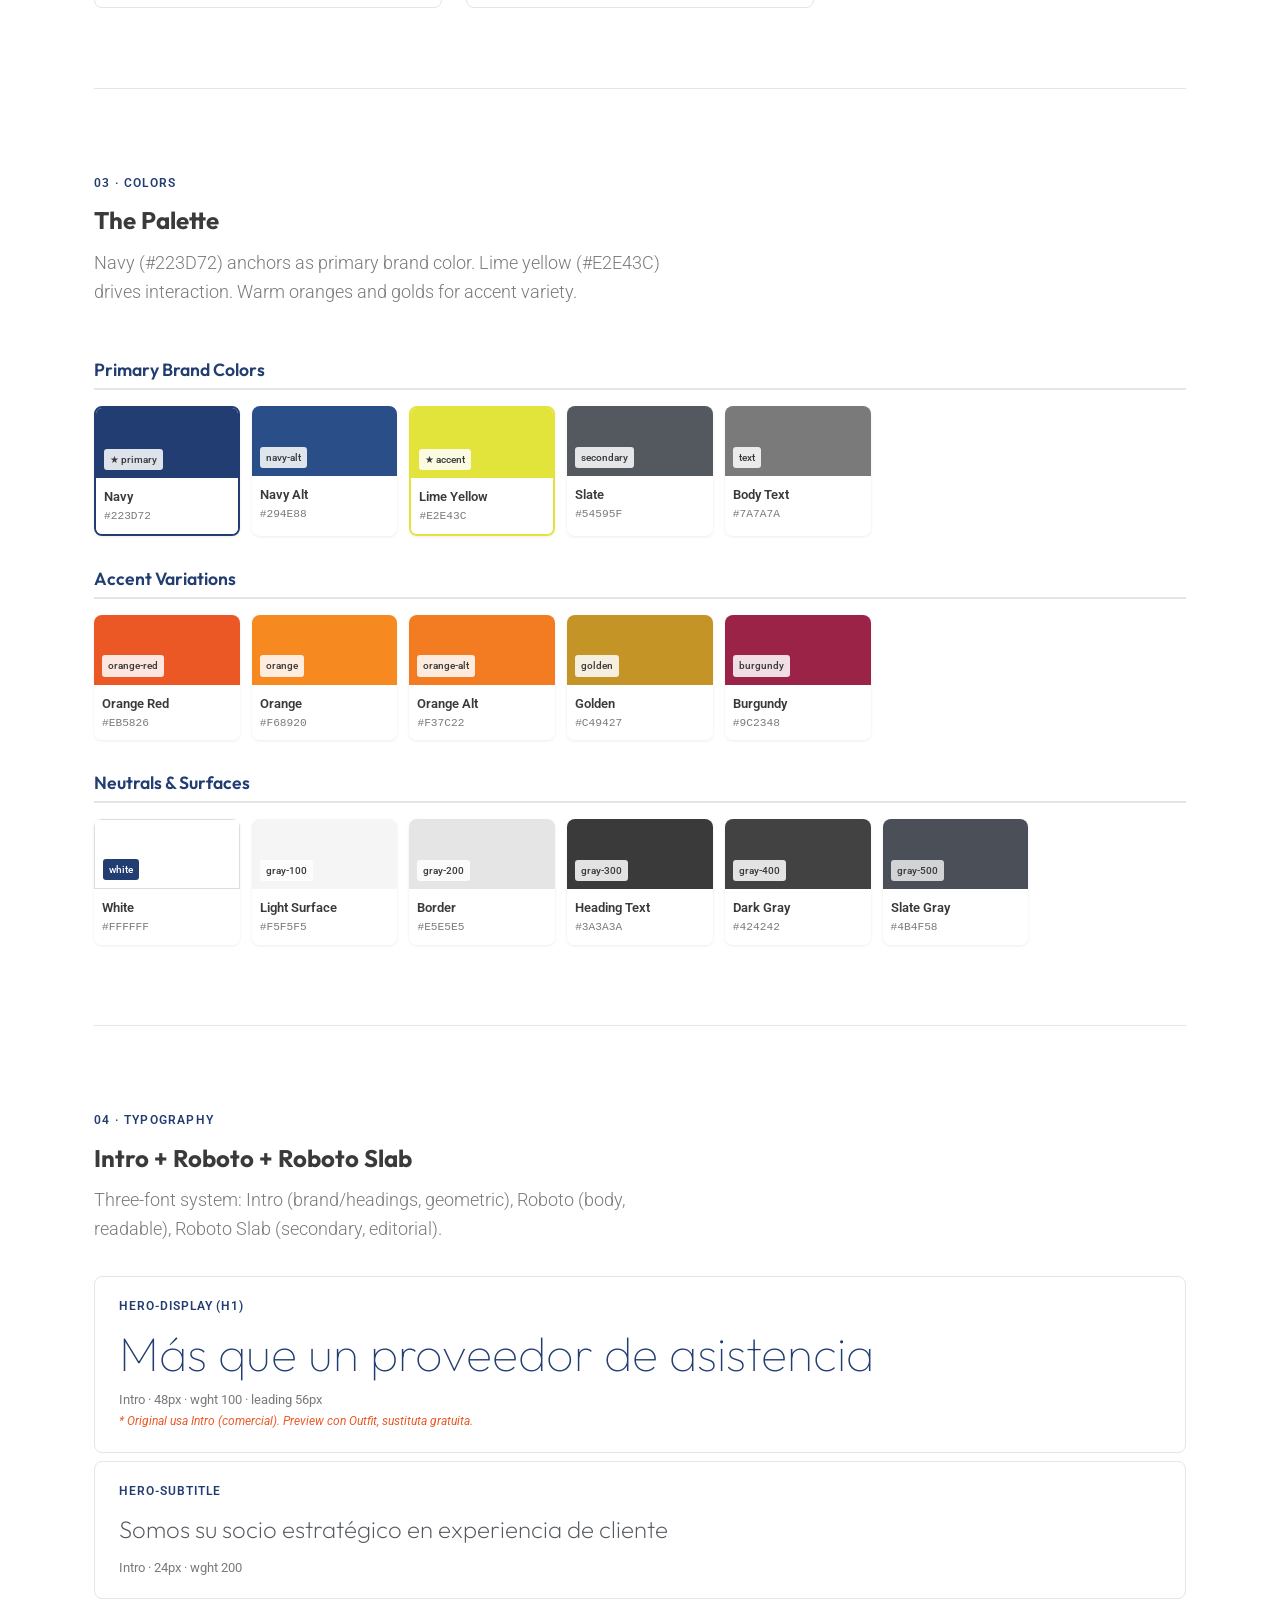
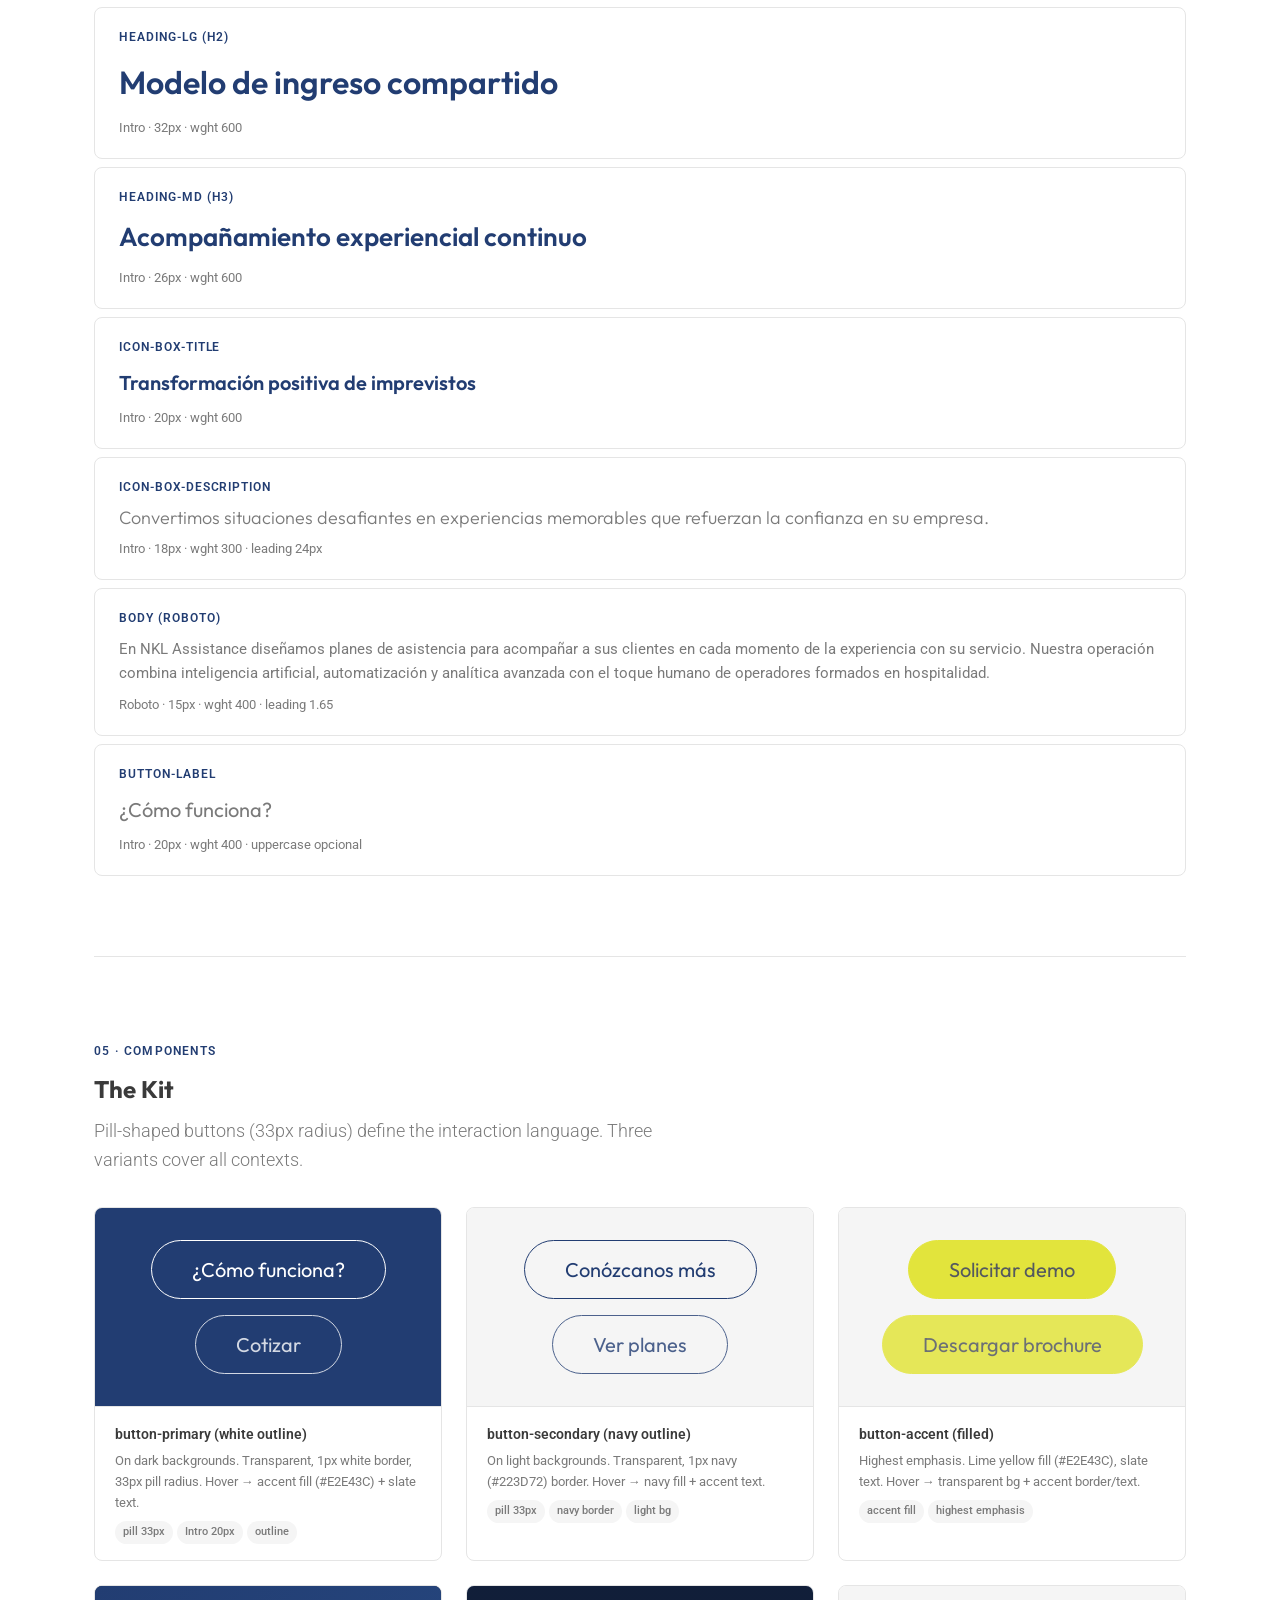
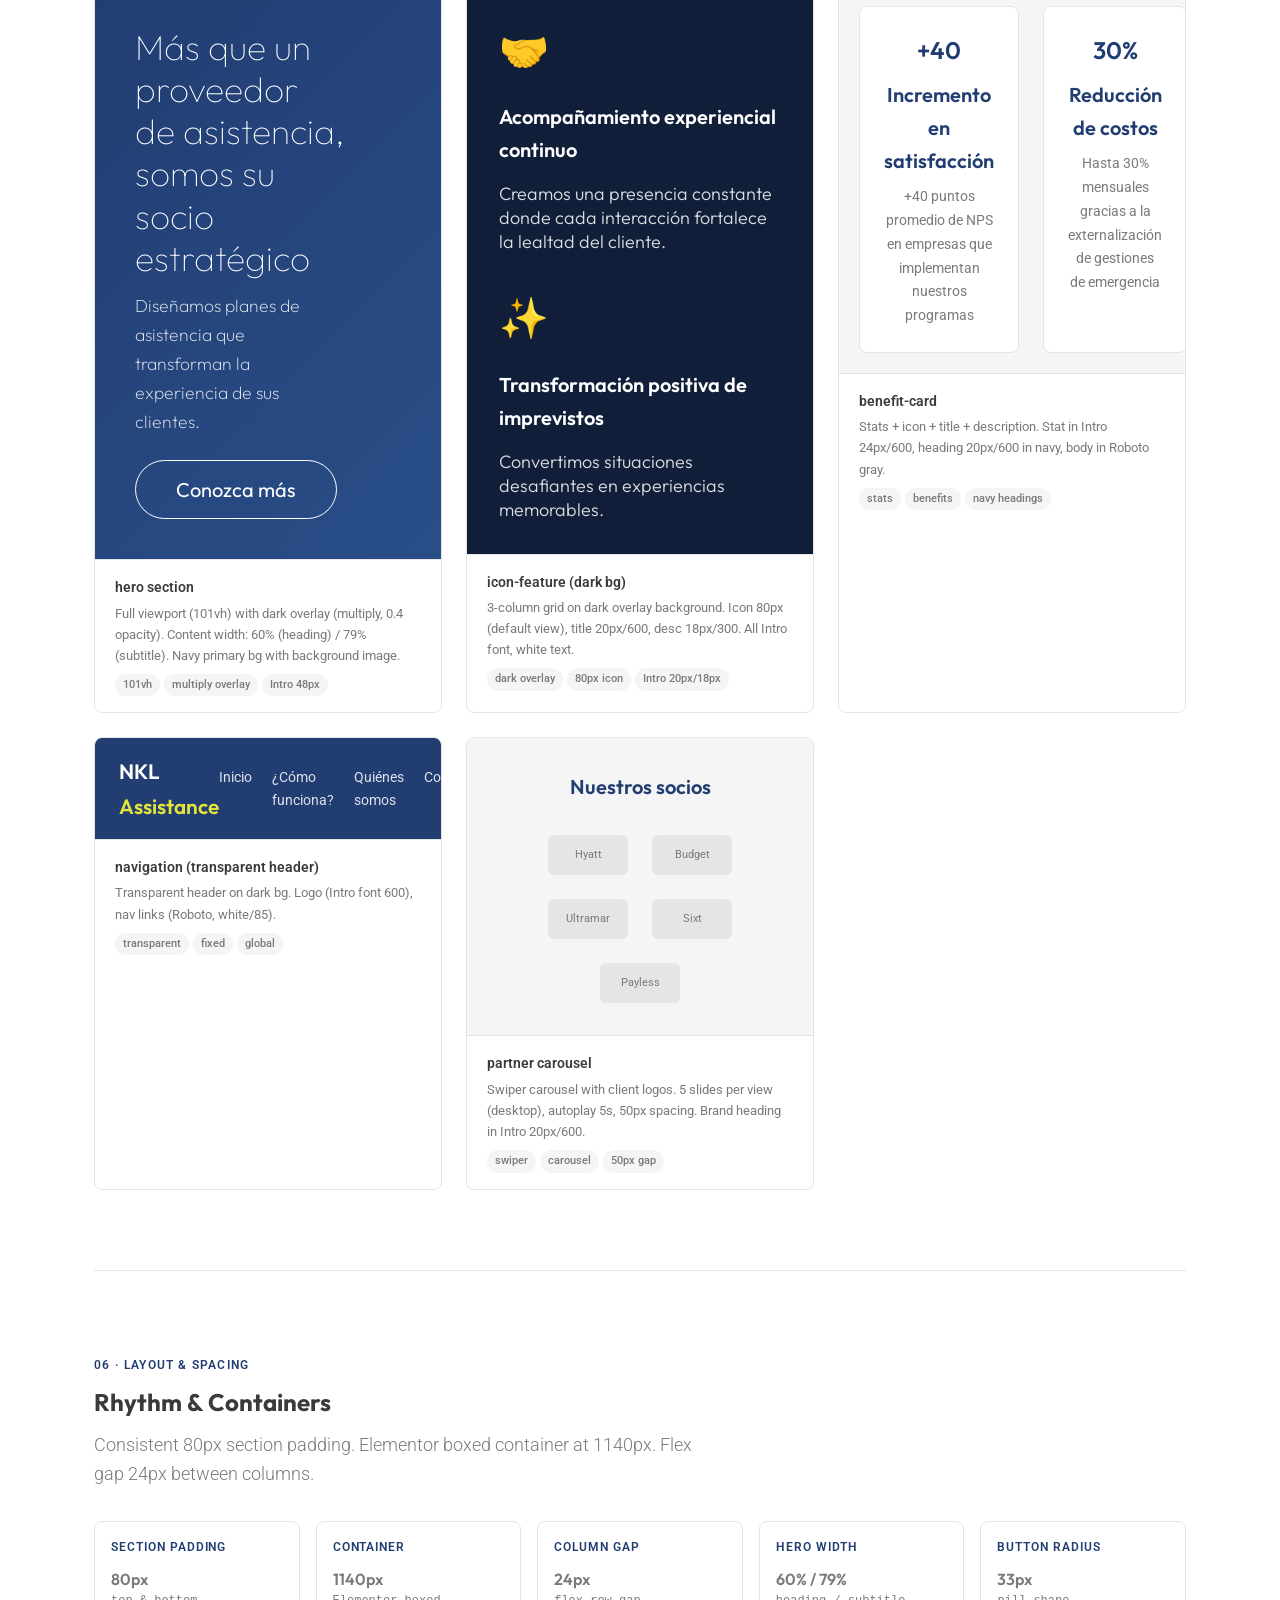
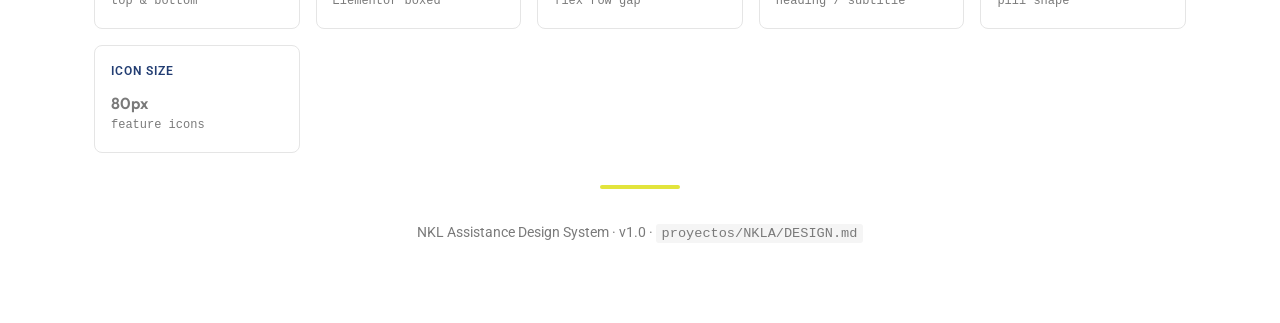
<file: design/preview/preview.html>
<!DOCTYPE html>
<html lang="es-MX">
<head>
<meta charset="utf-8">
<meta name="viewport" content="width=device-width, initial-scale=1">
<title>NKL Assistance — Design System Preview</title>
<link rel="preconnect" href="https://fonts.googleapis.com">
<link href="https://fonts.googleapis.com/css2?family=Outfit:wght@100;200;300;400;500;600;700;800;900&family=Roboto:ital,wght@0,300;0,400;0,500;0,700;1,300;1,400;1,500;1,700&family=Roboto+Slab:wght@400;500;600;700&family=Baskervville:ital@0;1&display=swap" rel="stylesheet">
<style>
  *, *::before, *::after { box-sizing: border-box; margin: 0; padding: 0; }

  :root {
    --primary: #223D72;
    --secondary: #54595F;
    --text: #7A7A7A;
    --accent: #E2E43C;
    --white: #FFFFFF;
    --black: #000000;
    --surface-light: #F5F5F5;
    --surface-border: #E5E5E5;
    --gray-300: #3A3A3A;
    --gray-400: #424242;
    --gray-500: #4B4F58;
    --navy-alt: #294E88;
    --orange-red: #EB5826;
    --orange: #F68920;
    --golden: #C49427;
    --burgundy: #9C2348;
    --orange-alt: #F37C22;

    --font-brand: 'Outfit', 'Intro', -apple-system, BlinkMacSystemFont, sans-serif;
    --font-body: 'Roboto', -apple-system, BlinkMacSystemFont, sans-serif;
    --font-secondary: 'Roboto Slab', Georgia, serif;

    --radius-pill: 33px;
    --radius-md: 8px;
    --radius-sm: 4px;
    --radius-full: 9999px;

    --space-section: 80px;
    --container-max: 1140px;
  }

  body {
    font-family: var(--font-body);
    background: var(--white);
    color: var(--text);
    -webkit-font-smoothing: antialiased;
    line-height: 1.65;
    overflow-x: hidden;
  }

  .container { max-width: var(--container-max); margin: 0 auto; padding: 0 24px; }
  section { padding: var(--space-section) 0; }
  section + section { border-top: 1px solid var(--surface-border); }

  h1, h2, h3, h4, h5, h6 { font-family: var(--font-brand); color: var(--gray-300); }

  .section-label {
    display: inline-block;
    font-family: var(--font-body);
    font-size: 0.75rem;
    font-weight: 600;
    text-transform: uppercase;
    letter-spacing: 0.1em;
    color: var(--primary);
    margin-bottom: 8px;
  }
  .section-title { margin-bottom: 0.5rem; font-family: var(--font-brand); }
  .section-subtitle { color: var(--text); max-width: 600px; margin-bottom: 32px; font-weight: 300; font-size: 1.1rem; }

  /* ── Header ── */
  .page-header {
    background: var(--primary);
    color: var(--white);
    text-align: center;
    padding: 80px 20px 60px;
    position: relative;
    overflow: hidden;
  }
  .page-header::after {
    content: '';
    position: absolute;
    bottom: 0;
    left: 0;
    right: 0;
    height: 4px;
    background: var(--accent);
  }
  .page-header h1 { color: var(--white); font-family: var(--font-brand); font-size: 2.5rem; font-weight: 100; }
  .page-header .desc { max-width: 600px; margin: 12px auto 0; font-size: 1.1rem; color: rgba(255,255,255,0.8); font-weight: 300; }
  .page-header .meta {
    font-size: 0.85rem;
    color: rgba(255,255,255,0.5);
    margin-top: 16px;
    font-family: var(--font-body);
  }

  /* ── Color Palette ── */
  .palette-grid { display: grid; grid-template-columns: repeat(auto-fill, minmax(130px, 1fr)); gap: 12px; }
  .palette-swatch { border-radius: var(--radius-md); overflow: hidden; box-shadow: 0 1px 3px rgba(0,0,0,0.08); transition: transform 0.2s; }
  .palette-swatch:hover { transform: translateY(-2px); }
  .palette-color { height: 70px; display: flex; align-items: flex-end; padding: 8px; }
  .palette-color .label { font-family: var(--font-body); font-size: 0.65rem; font-weight: 500; background: rgba(255,255,255,0.85); color: var(--gray-300); padding: 2px 6px; border-radius: 3px; }
  .palette-info { padding: 8px; background: var(--white); }
  .palette-name { font-family: var(--font-body); font-size: 0.8rem; font-weight: 600; color: var(--gray-300); }
  .palette-hex { font-family: monospace; font-size: 0.7rem; color: var(--text); }

  .palette-group-label {
    grid-column: 1 / -1;
    font-family: var(--font-brand);
    font-size: 1.1rem;
    font-weight: 600;
    color: var(--primary);
    padding: 16px 0 4px;
    border-bottom: 2px solid var(--surface-border);
    margin-bottom: 4px;
  }

  /* ── Typography ── */
  .type-grid { display: flex; flex-direction: column; gap: 8px; }
  .type-card {
    background: var(--white);
    border: 1px solid var(--surface-border);
    border-radius: var(--radius-md);
    padding: 20px 24px;
    transition: border-color 0.2s;
  }
  .type-card:hover { border-color: var(--primary); }
  .type-label { font-family: var(--font-body); font-size: 0.75rem; font-weight: 600; text-transform: uppercase; letter-spacing: 0.08em; color: var(--primary); margin-bottom: 8px; }
  .type-meta { font-family: var(--font-body); font-size: 0.8rem; color: var(--text); margin-top: 8px; }
  .type-note { font-family: var(--font-body); font-size: 0.75rem; color: var(--orange-red); font-style: italic; margin-top: 2px; }

  /* ── Components ── */
  .component-grid { display: grid; grid-template-columns: repeat(auto-fill, minmax(300px, 1fr)); gap: var(--space-section); gap: 24px; }
  .component-card {
    background: var(--white);
    border: 1px solid var(--surface-border);
    border-radius: var(--radius-md);
    overflow: hidden;
    transition: box-shadow 0.2s;
  }
  .component-card:hover { box-shadow: 0 4px 12px rgba(0,0,0,0.08); }
  .component-preview {
    padding: 32px;
    display: flex;
    align-items: center;
    justify-content: center;
    gap: 16px;
    flex-wrap: wrap;
    background: var(--surface-light);
    border-bottom: 1px solid var(--surface-border);
  }
  .component-preview.hero-bg {
    background: var(--primary);
    min-height: 200px;
    position: relative;
    overflow: hidden;
  }
  .component-preview.hero-bg::before {
    content: '';
    position: absolute;
    inset: 0;
    background: rgba(0,0,0,0.4);
    mix-blend-mode: multiply;
  }
  .component-preview.dark-overlay-bg {
    background: linear-gradient(rgba(0,0,0,0.5), rgba(0,0,0,0.5)), url('data:image/svg+xml,<svg xmlns="http://www.w3.org/2000/svg" viewBox="0 0 100 100"><rect fill="%23223D72" width="100" height="100"/></svg>');
    background-size: cover;
    background-position: bottom center;
  }
  .component-info { padding: 16px 20px; }
  .component-name { font-family: var(--font-body); font-size: 0.85rem; font-weight: 600; color: var(--gray-300); margin-bottom: 4px; }
  .component-desc { font-size: 0.8rem; color: var(--text); font-weight: 400; }
  .component-tags { display: flex; gap: 4px; flex-wrap: wrap; margin-top: 8px; }
  .component-tag {
    display: inline-block;
    font-family: var(--font-body);
    font-size: 0.7rem;
    font-weight: 500;
    background: var(--surface-light);
    color: var(--text);
    padding: 2px 8px;
    border-radius: var(--radius-full);
  }

  /* ── NKLA Button Styles ── */
  .btn-nkla {
    display: inline-block;
    font-family: var(--font-brand);
    font-size: 20px;
    font-weight: 400;
    padding: 16px 40px;
    border-radius: var(--radius-pill);
    border: 1px solid var(--white);
    background: transparent;
    color: var(--white);
    cursor: pointer;
    text-decoration: none;
    transition: all 0.3s;
  }
  .btn-nkla:hover {
    background: var(--accent);
    color: var(--secondary);
    border-color: var(--accent);
  }

  .btn-nkla-primary {
    display: inline-block;
    font-family: var(--font-brand);
    font-size: 20px;
    font-weight: 400;
    padding: 16px 40px;
    border-radius: var(--radius-pill);
    border: 1px solid var(--primary);
    background: transparent;
    color: var(--primary);
    cursor: pointer;
    text-decoration: none;
    transition: all 0.3s;
  }
  .btn-nkla-primary:hover {
    background: var(--primary);
    color: var(--accent);
    border-color: var(--primary);
  }

  .btn-nkla-accent {
    display: inline-block;
    font-family: var(--font-brand);
    font-size: 20px;
    font-weight: 400;
    padding: 16px 40px;
    border-radius: var(--radius-pill);
    border: 1px solid var(--accent);
    background: var(--accent);
    color: var(--secondary);
    cursor: pointer;
    text-decoration: none;
    transition: all 0.3s;
  }
  .btn-nkla-accent:hover {
    background: transparent;
    color: var(--accent);
  }

  /* ── Brand Assets ── */
  .brand-grid { display: grid; grid-template-columns: repeat(auto-fill, minmax(280px, 1fr)); gap: 24px; }
  .brand-card {
    background: var(--white);
    border: 1px solid var(--surface-border);
    border-radius: var(--radius-md);
    padding: 24px;
    text-align: center;
    transition: box-shadow 0.2s;
  }
  .brand-card:hover { box-shadow: 0 4px 12px rgba(0,0,0,0.08); }
  .brand-preview {
    height: 100px;
    display: flex;
    align-items: center;
    justify-content: center;
    margin-bottom: 16px;
    border-radius: var(--radius-sm);
    padding: 16px;
  }
  .brand-preview.dark { background: var(--surface-light); }
  .brand-preview.navy { background: var(--primary); }
  .brand-preview img { max-width: 100%; max-height: 70px; object-fit: contain; }
  .brand-name { font-family: var(--font-brand); font-size: 0.9rem; font-weight: 600; color: var(--gray-300); margin-bottom: 4px; }
  .brand-desc { font-size: 0.75rem; color: var(--text); margin-bottom: 12px; line-height: 1.4; }
  .brand-download {
    display: inline-flex;
    align-items: center;
    gap: 6px;
    font-family: var(--font-body);
    font-size: 0.75rem;
    font-weight: 600;
    color: var(--primary);
    text-decoration: none;
    padding: 6px 14px;
    border: 1px solid var(--primary);
    border-radius: var(--radius-pill);
    transition: all 0.2s;
  }
  .brand-download:hover { background: var(--primary); color: var(--white); }


  .hero-demo {
    position: relative;
    width: 100%;
    min-height: 260px;
    display: flex;
    align-items: center;
    padding: 40px;
    background: var(--primary);
    overflow: hidden;
  }
  .hero-demo::before {
    content: '';
    position: absolute;
    inset: 0;
    background: rgba(0,0,0,0.4);
    mix-blend-mode: multiply;
  }
  .hero-demo .hero-bg-img {
    position: absolute;
    inset: 0;
    background: linear-gradient(135deg, var(--primary) 0%, var(--navy-alt) 100%);
  }
  .hero-demo .hero-content {
    position: relative;
    z-index: 1;
    max-width: 79%;
  }
  .hero-demo h1 {
    font-family: var(--font-brand);
    font-size: 2.2rem;
    font-weight: 100;
    line-height: 1.2;
    color: var(--white);
    margin-bottom: 12px;
  }
  .hero-demo p {
    font-family: var(--font-brand);
    font-size: 1.1rem;
    font-weight: 200;
    color: rgba(255,255,255,0.85);
    margin-bottom: 24px;
  }

  /* ── Icon Feature Cards ── */
  .icon-feature-grid { display: grid; grid-template-columns: repeat(auto-fill, minmax(280px, 1fr)); gap: 24px; }
  .icon-feature {
    padding: 24px;
    text-align: left;
  }
  .icon-feature .icon {
    font-size: 2.5rem;
    margin-bottom: 16px;
    color: var(--white);
  }
  .icon-feature h3 {
    font-family: var(--font-brand);
    font-size: 20px;
    font-weight: 600;
    color: var(--white);
    margin-bottom: 16px;
  }
  .icon-feature p {
    font-family: var(--font-brand);
    font-size: 18px;
    font-weight: 300;
    line-height: 24px;
    color: rgba(255,255,255,0.85);
  }

  /* ── Stats / Benefits ── */
  .benefits-grid { display: grid; grid-template-columns: repeat(auto-fill, minmax(220px, 1fr)); gap: 24px; }
  .benefit-card {
    background: var(--white);
    border: 1px solid var(--surface-border);
    border-radius: var(--radius-md);
    padding: 24px;
    text-align: center;
  }
  .benefit-card .icon {
    font-size: 2rem;
    margin-bottom: 16px;
    color: var(--accent);
  }
  .benefit-card h3 {
    font-family: var(--font-brand);
    font-size: 20px;
    font-weight: 600;
    color: var(--primary);
    margin-bottom: 8px;
  }
  .benefit-card p {
    font-size: 0.9rem;
    color: var(--text);
    font-weight: 400;
  }
  .benefit-card .stat {
    font-family: var(--font-brand);
    font-size: 24px;
    font-weight: 600;
    color: var(--primary);
    display: block;
    margin-bottom: 8px;
  }

  /* ─── Layout Reference ─── */
  .layout-grid { display: grid; grid-template-columns: repeat(auto-fill, minmax(200px, 1fr)); gap: 16px; }
  .layout-card {
    background: var(--white);
    border: 1px solid var(--surface-border);
    border-radius: var(--radius-md);
    padding: 16px;
  }
  .layout-card .lay-label {
    font-family: var(--font-body);
    font-size: 0.75rem;
    font-weight: 600;
    text-transform: uppercase;
    letter-spacing: 0.08em;
    color: var(--primary);
    margin-bottom: 8px;
  }
  .layout-card .lay-value {
    font-family: var(--font-brand);
    font-size: 1rem;
    font-weight: 600;
  }
  .layout-card .lay-detail {
    font-family: monospace;
    font-size: 0.75rem;
    color: var(--text);
  }

  .divider-accent {
    width: 80px; height: 4px;
    background: var(--accent);
    border-radius: var(--radius-full);
    margin: 32px auto;
  }

  @media (max-width: 768px) {
    .hero-demo h1 { font-size: 1.6rem; }
    .hero-demo { padding: 24px; }
    .hero-demo .hero-content { max-width: 100%; }
    .page-header h1 { font-size: 1.8rem; }
    .palette-grid { grid-template-columns: repeat(auto-fill, minmax(100px, 1fr)); }
  }
</style>
</head>
<body>

<!-- ─── Header ─── -->
<header class="page-header">
  <h1>NKL Assistance</h1>
  <p class="desc">Especialistas en asistencias — diseñamos planes de asistencia para acompañar a sus clientes en cada momento de la experiencia con su servicio.</p>
  <p class="meta">28 colores · 13 escalas tipográficas · 8 componentes · Design tokens vía DESIGN.md</p>
</header>

<div class="container">

<!-- ─── Stats ─── -->
<section>
  <span class="section-label">Overview</span>
  <h2 class="section-title">Design at a Glance</h2>
  <p class="section-subtitle">B2B assistance services company. Professional trust meets compassionate service. Deep navy anchor with a distinctive lime-yellow accent.</p>

  <div class="benefits-grid" style="grid-template-columns: repeat(auto-fill, minmax(160px, 1fr));">
    <div class="benefit-card" style="padding:16px;">
      <span class="stat" style="font-size:1.8rem;">28</span>
      <p style="font-size:0.85rem;">Color Tokens</p>
    </div>
    <div class="benefit-card" style="padding:16px;">
      <span class="stat" style="font-size:1.8rem;">3</span>
      <p style="font-size:0.85rem;">Font Families</p>
    </div>
    <div class="benefit-card" style="padding:16px;">
      <span class="stat" style="font-size:1.8rem;">8</span>
      <p style="font-size:0.85rem;">Components</p>
    </div>
    <div class="benefit-card" style="padding:16px;">
      <span class="stat" style="font-size:1.8rem;">Intro</span>
      <p style="font-size:0.85rem;">Custom Brand Font</p>
    </div>
  </div>
</section>

<!-- ─── Brand Assets ─── -->
<section>
  <span class="section-label">02 · Brand Assets</span>
  <h2 class="section-title">Logotipos e Isotipos</h2>
  <p class="section-subtitle">Descarga los assets oficiales de NKL Assistance. Archivos SVG vectoriales listos para web, impresión y agentes de IA.</p>

  <div class="brand-grid">

    <div class="brand-card">
      <div class="brand-preview dark">
        <img src="../assets/logo-nkla.svg" alt="NKLA Logo">
      </div>
      <div class="brand-name">Logotipo Principal</div>
      <div class="brand-desc">Navy sobre fondo claro. Uso estándar en web y presentaciones.</div>
      <a class="brand-download" href="../assets/logo-nkla.svg" download>⬇ Descargar SVG</a>
    </div>

    <div class="brand-card">
      <div class="brand-preview navy">
        <img src="../assets/logo-nkla-white.svg" alt="NKLA Logo Blanco">
      </div>
      <div class="brand-name">Logotipo Blanco</div>
      <div class="brand-desc">Versión invertida para fondos oscuros (navy, grises).</div>
      <a class="brand-download" href="../assets/logo-nkla-white.svg" download>⬇ Descargar SVG</a>
    </div>

    <div class="brand-card">
      <div class="brand-preview dark">
        <img src="../assets/isotipo-nkla.svg" alt="NKLA Isotipo">
      </div>
      <div class="brand-name">Isotipo</div>
      <div class="brand-desc">Símbolo "NKL" independiente. Para favicon, avatar, aplicaciones reducidas.</div>
      <a class="brand-download" href="../assets/isotipo-nkla.svg" download>⬇ Descargar SVG</a>
    </div>

    <div class="brand-card">
      <div class="brand-preview navy">
        <img src="../assets/isotipo-nkla-white.svg" alt="NKLA Isotipo Blanco">
      </div>
      <div class="brand-name">Isotipo Blanco</div>
      <div class="brand-desc">Símbolo "NKL" en blanco para fondos oscuros.</div>
      <a class="brand-download" href="../assets/isotipo-nkla-white.svg" download>⬇ Descargar SVG</a>
    </div>

    <div class="brand-card">
      <div class="brand-preview dark" style="flex-direction:column;gap:8px;">
        <div style="font-family:'Outfit','Intro',sans-serif;font-size:1.5rem;font-weight:600;color:var(--primary);">NKL Assistance</div>
        <div style="font-size:0.7rem;color:var(--text);">Archivo editable</div>
      </div>
      <div class="brand-name">Archivo Fuente (AI)</div>
      <div class="brand-desc">Adobe Illustrator. Edición profesional del logotipo completo.</div>
      <a class="brand-download" href="../assets/logos/NKL_Assistance.ai" download>⬇ Descargar AI</a>
    </div>

  </div>
</section>

<!-- ─── Colors ─── -->
<section>
  <span class="section-label">03 · Colors</span>
  <h2 class="section-title">The Palette</h2>
  <p class="section-subtitle">Navy (#223D72) anchors as primary brand color. Lime yellow (#E2E43C) drives interaction. Warm oranges and golds for accent variety.</p>

  <div class="palette-grid">

    <div class="palette-group-label">Primary Brand Colors</div>

    <div class="palette-swatch" style="border:2px solid var(--primary);">
      <div class="palette-color" style="background:#223D72;">
        <span class="label">★ primary</span>
      </div>
      <div class="palette-info">
        <div class="palette-name">Navy</div>
        <div class="palette-hex">#223D72</div>
      </div>
    </div>

    <div class="palette-swatch">
      <div class="palette-color" style="background:#294E88;">
        <span class="label">navy-alt</span>
      </div>
      <div class="palette-info">
        <div class="palette-name">Navy Alt</div>
        <div class="palette-hex">#294E88</div>
      </div>
    </div>

    <div class="palette-swatch" style="border:2px solid var(--accent);">
      <div class="palette-color" style="background:#E2E43C;">
        <span class="label">★ accent</span>
      </div>
      <div class="palette-info">
        <div class="palette-name">Lime Yellow</div>
        <div class="palette-hex">#E2E43C</div>
      </div>
    </div>

    <div class="palette-swatch">
      <div class="palette-color" style="background:#54595F;">
        <span class="label" style="background:rgba(255,255,255,0.85);">secondary</span>
      </div>
      <div class="palette-info">
        <div class="palette-name">Slate</div>
        <div class="palette-hex">#54595F</div>
      </div>
    </div>

    <div class="palette-swatch">
      <div class="palette-color" style="background:#7A7A7A;">
        <span class="label" style="background:rgba(255,255,255,0.85);">text</span>
      </div>
      <div class="palette-info">
        <div class="palette-name">Body Text</div>
        <div class="palette-hex">#7A7A7A</div>
      </div>
    </div>

    <div class="palette-group-label">Accent Variations</div>

    <div class="palette-swatch">
      <div class="palette-color" style="background:#EB5826;">
        <span class="label" style="background:rgba(255,255,255,0.85);">orange-red</span>
      </div>
      <div class="palette-info">
        <div class="palette-name">Orange Red</div>
        <div class="palette-hex">#EB5826</div>
      </div>
    </div>

    <div class="palette-swatch">
      <div class="palette-color" style="background:#F68920;">
        <span class="label" style="background:rgba(255,255,255,0.85);">orange</span>
      </div>
      <div class="palette-info">
        <div class="palette-name">Orange</div>
        <div class="palette-hex">#F68920</div>
      </div>
    </div>

    <div class="palette-swatch">
      <div class="palette-color" style="background:#F37C22;">
        <span class="label" style="background:rgba(255,255,255,0.85);">orange-alt</span>
      </div>
      <div class="palette-info">
        <div class="palette-name">Orange Alt</div>
        <div class="palette-hex">#F37C22</div>
      </div>
    </div>

    <div class="palette-swatch">
      <div class="palette-color" style="background:#C49427;">
        <span class="label" style="background:rgba(255,255,255,0.85);">golden</span>
      </div>
      <div class="palette-info">
        <div class="palette-name">Golden</div>
        <div class="palette-hex">#C49427</div>
      </div>
    </div>

    <div class="palette-swatch">
      <div class="palette-color" style="background:#9C2348;">
        <span class="label" style="background:rgba(255,255,255,0.85);">burgundy</span>
      </div>
      <div class="palette-info">
        <div class="palette-name">Burgundy</div>
        <div class="palette-hex">#9C2348</div>
      </div>
    </div>

    <div class="palette-group-label">Neutrals & Surfaces</div>

    <div class="palette-swatch">
      <div class="palette-color" style="background:#FFFFFF;border:1px solid #ddd;">
        <span class="label" style="background:#223D72;color:white;">white</span>
      </div>
      <div class="palette-info">
        <div class="palette-name">White</div>
        <div class="palette-hex">#FFFFFF</div>
      </div>
    </div>

    <div class="palette-swatch">
      <div class="palette-color" style="background:#F5F5F5;">
        <span class="label">gray-100</span>
      </div>
      <div class="palette-info">
        <div class="palette-name">Light Surface</div>
        <div class="palette-hex">#F5F5F5</div>
      </div>
    </div>

    <div class="palette-swatch">
      <div class="palette-color" style="background:#E5E5E5;">
        <span class="label">gray-200</span>
      </div>
      <div class="palette-info">
        <div class="palette-name">Border</div>
        <div class="palette-hex">#E5E5E5</div>
      </div>
    </div>

    <div class="palette-swatch">
      <div class="palette-color" style="background:#3A3A3A;">
        <span class="label" style="background:rgba(255,255,255,0.85);">gray-300</span>
      </div>
      <div class="palette-info">
        <div class="palette-name">Heading Text</div>
        <div class="palette-hex">#3A3A3A</div>
      </div>
    </div>

    <div class="palette-swatch">
      <div class="palette-color" style="background:#424242;">
        <span class="label" style="background:rgba(255,255,255,0.85);">gray-400</span>
      </div>
      <div class="palette-info">
        <div class="palette-name">Dark Gray</div>
        <div class="palette-hex">#424242</div>
      </div>
    </div>

    <div class="palette-swatch">
      <div class="palette-color" style="background:#4B4F58;">
        <span class="label" style="background:rgba(255,255,255,0.75);">gray-500</span>
      </div>
      <div class="palette-info">
        <div class="palette-name">Slate Gray</div>
        <div class="palette-hex">#4B4F58</div>
      </div>
    </div>

  </div>
</section>

<!-- ─── Typography ─── -->
<section>
  <span class="section-label">04 · Typography</span>
  <h2 class="section-title">Intro + Roboto + Roboto Slab</h2>
  <p class="section-subtitle">Three-font system: Intro (brand/headings, geometric), Roboto (body, readable), Roboto Slab (secondary, editorial).</p>

  <div class="type-grid">
    <div class="type-card">
      <div class="type-label">hero-display (h1)</div>
      <div class="type-sample" style="font-family:'Outfit','Intro',sans-serif;font-size:48px;font-weight:100;line-height:56px;color:#223D72;">
        Más que un proveedor de asistencia
      </div>
      <div class="type-meta">Intro · 48px · wght 100 · leading 56px</div>
      <div class="type-note">* Original usa Intro (comercial). Preview con Outfit, sustituta gratuita.</div>
    </div>

    <div class="type-card">
      <div class="type-label">hero-subtitle</div>
      <div class="type-sample" style="font-family:'Outfit','Intro',sans-serif;font-size:24px;font-weight:200;color:#54595F;">
        Somos su socio estratégico en experiencia de cliente
      </div>
      <div class="type-meta">Intro · 24px · wght 200</div>
    </div>

    <div class="type-card">
      <div class="type-label">heading-lg (h2)</div>
      <div class="type-sample" style="font-family:'Outfit','Intro',sans-serif;font-size:32px;font-weight:600;color:#223D72;">
        Modelo de ingreso compartido
      </div>
      <div class="type-meta">Intro · 32px · wght 600</div>
    </div>

    <div class="type-card">
      <div class="type-label">heading-md (h3)</div>
      <div class="type-sample" style="font-family:'Outfit','Intro',sans-serif;font-size:26px;font-weight:600;color:#223D72;">
        Acompañamiento experiencial continuo
      </div>
      <div class="type-meta">Intro · 26px · wght 600</div>
    </div>

    <div class="type-card">
      <div class="type-label">icon-box-title</div>
      <div class="type-sample" style="font-family:'Outfit','Intro',sans-serif;font-size:20px;font-weight:600;color:#223D72;">
        Transformación positiva de imprevistos
      </div>
      <div class="type-meta">Intro · 20px · wght 600</div>
    </div>

    <div class="type-card">
      <div class="type-label">icon-box-description</div>
      <div class="type-sample" style="font-family:'Outfit','Intro',sans-serif;font-size:18px;font-weight:300;line-height:24px;color:#7A7A7A;">
        Convertimos situaciones desafiantes en experiencias memorables que refuerzan la confianza en su empresa.
      </div>
      <div class="type-meta">Intro · 18px · wght 300 · leading 24px</div>
    </div>

    <div class="type-card">
      <div class="type-label">body (Roboto)</div>
      <div class="type-sample" style="font-family:'Roboto',sans-serif;font-size:15px;font-weight:400;line-height:1.65;color:#7A7A7A;">
        En NKL Assistance diseñamos planes de asistencia para acompañar a sus clientes en cada momento de la experiencia con su servicio. Nuestra operación combina inteligencia artificial, automatización y analítica avanzada con el toque humano de operadores formados en hospitalidad.
      </div>
      <div class="type-meta">Roboto · 15px · wght 400 · leading 1.65</div>
    </div>

    <div class="type-card">
      <div class="type-label">button-label</div>
      <div class="type-sample" style="font-family:'Outfit','Intro',sans-serif;font-size:20px;font-weight:400;">
        ¿Cómo funciona?
      </div>
      <div class="type-meta">Intro · 20px · wght 400 · uppercase opcional</div>
    </div>
  </div>
</section>

<!-- ─── Components ─── -->
<section>
  <span class="section-label">05 · Components</span>
  <h2 class="section-title">The Kit</h2>
  <p class="section-subtitle">Pill-shaped buttons (33px radius) define the interaction language. Three variants cover all contexts.</p>

  <div class="component-grid">

    <!-- Button White Outline -->
    <div class="component-card">
      <div class="component-preview" style="background:#223D72;">
        <button class="btn-nkla">¿Cómo funciona?</button>
        <button class="btn-nkla" style="opacity:0.8;">Cotizar</button>
      </div>
      <div class="component-info">
        <div class="component-name">button-primary (white outline)</div>
        <div class="component-desc">On dark backgrounds. Transparent, 1px white border, 33px pill radius. Hover → accent fill (#E2E43C) + slate text.</div>
        <div class="component-tags">
          <span class="component-tag">pill 33px</span>
          <span class="component-tag">Intro 20px</span>
          <span class="component-tag">outline</span>
        </div>
      </div>
    </div>

    <!-- Button Navy Outline -->
    <div class="component-card">
      <div class="component-preview">
        <button class="btn-nkla-primary">Conózcanos más</button>
        <button class="btn-nkla-primary" style="opacity:0.8;">Ver planes</button>
      </div>
      <div class="component-info">
        <div class="component-name">button-secondary (navy outline)</div>
        <div class="component-desc">On light backgrounds. Transparent, 1px navy (#223D72) border. Hover → navy fill + accent text.</div>
        <div class="component-tags">
          <span class="component-tag">pill 33px</span>
          <span class="component-tag">navy border</span>
          <span class="component-tag">light bg</span>
        </div>
      </div>
    </div>

    <!-- Button Accent Filled -->
    <div class="component-card">
      <div class="component-preview">
        <button class="btn-nkla-accent">Solicitar demo</button>
        <button class="btn-nkla-accent" style="opacity:0.85;">Descargar brochure</button>
      </div>
      <div class="component-info">
        <div class="component-name">button-accent (filled)</div>
        <div class="component-desc">Highest emphasis. Lime yellow fill (#E2E43C), slate text. Hover → transparent bg + accent border/text.</div>
        <div class="component-tags">
          <span class="component-tag">accent fill</span>
          <span class="component-tag">highest emphasis</span>
        </div>
      </div>
    </div>

    <!-- Hero Section -->
    <div class="component-card">
      <div class="component-preview" style="padding:0;">
        <div class="hero-demo">
          <div class="hero-bg-img"></div>
          <div class="hero-content">
            <h1>Más que un proveedor de asistencia,<br>somos su socio estratégico</h1>
            <p>Diseñamos planes de asistencia que transforman la experiencia de sus clientes.</p>
            <button class="btn-nkla">Conozca más</button>
          </div>
        </div>
      </div>
      <div class="component-info">
        <div class="component-name">hero section</div>
        <div class="component-desc">Full viewport (101vh) with dark overlay (multiply, 0.4 opacity). Content width: 60% (heading) / 79% (subtitle). Navy primary bg with background image.</div>
        <div class="component-tags">
          <span class="component-tag">101vh</span>
          <span class="component-tag">multiply overlay</span>
          <span class="component-tag">Intro 48px</span>
        </div>
      </div>
    </div>

    <!-- Icon Feature Cards (Dark) -->
    <div class="component-card">
      <div class="component-preview dark-overlay-bg" style="flex-direction:column;align-items:stretch;padding:24px;">
        <div class="icon-feature-grid" style="gap:16px;">
          <div class="icon-feature" style="padding:8px;">
            <div class="icon">🤝</div>
            <h3>Acompañamiento experiencial continuo</h3>
            <p>Creamos una presencia constante donde cada interacción fortalece la lealtad del cliente.</p>
          </div>
          <div class="icon-feature" style="padding:8px;">
            <div class="icon">✨</div>
            <h3>Transformación positiva de imprevistos</h3>
            <p>Convertimos situaciones desafiantes en experiencias memorables.</p>
          </div>
        </div>
      </div>
      <div class="component-info">
        <div class="component-name">icon-feature (dark bg)</div>
        <div class="component-desc">3-column grid on dark overlay background. Icon 80px (default view), title 20px/600, desc 18px/300. All Intro font, white text.</div>
        <div class="component-tags">
          <span class="component-tag">dark overlay</span>
          <span class="component-tag">80px icon</span>
          <span class="component-tag">Intro 20px/18px</span>
        </div>
      </div>
    </div>

    <!-- Benefits Cards -->
    <div class="component-card">
      <div class="component-preview" style="flex-direction:column;align-items:stretch;padding:20px;">
        <div class="benefits-grid" style="grid-template-columns:1fr 1fr;">
          <div class="benefit-card">
            <span class="stat">+40</span>
            <h3>Incremento en satisfacción</h3>
            <p>+40 puntos promedio de NPS en empresas que implementan nuestros programas</p>
          </div>
          <div class="benefit-card">
            <span class="stat">30%</span>
            <h3>Reducción de costos</h3>
            <p>Hasta 30% mensuales gracias a la externalización de gestiones de emergencia</p>
          </div>
        </div>
      </div>
      <div class="component-info">
        <div class="component-name">benefit-card</div>
        <div class="component-desc">Stats + icon + title + description. Stat in Intro 24px/600, heading 20px/600 in navy, body in Roboto gray.</div>
        <div class="component-tags">
          <span class="component-tag">stats</span>
          <span class="component-tag">benefits</span>
          <span class="component-tag">navy headings</span>
        </div>
      </div>
    </div>

    <!-- Navigation Bar -->
    <div class="component-card">
      <div class="component-preview" style="flex-direction:column;align-items:stretch;padding:0;background:#223D72;">
        <div style="display:flex;align-items:center;justify-content:space-between;padding:16px 24px;width:100%;">
          <div style="font-family:'Outfit','Intro',sans-serif;font-size:1.3rem;font-weight:600;color:var(--white);">
            NKL <span style="color:var(--accent);">Assistance</span>
          </div>
          <div style="display:flex;gap:20px;">
            <a href="#" style="font-family:Roboto,sans-serif;font-size:0.85rem;color:rgba(255,255,255,0.85);text-decoration:none;">Inicio</a>
            <a href="#" style="font-family:Roboto,sans-serif;font-size:0.85rem;color:rgba(255,255,255,0.85);text-decoration:none;">¿Cómo funciona?</a>
            <a href="#" style="font-family:Roboto,sans-serif;font-size:0.85rem;color:rgba(255,255,255,0.85);text-decoration:none;">Quiénes somos</a>
            <a href="#" style="font-family:Roboto,sans-serif;font-size:0.85rem;color:rgba(255,255,255,0.85);text-decoration:none;">Contacto</a>
          </div>
        </div>
      </div>
      <div class="component-info">
        <div class="component-name">navigation (transparent header)</div>
        <div class="component-desc">Transparent header on dark bg. Logo (Intro font 600), nav links (Roboto, white/85).</div>
        <div class="component-tags">
          <span class="component-tag">transparent</span>
          <span class="component-tag">fixed</span>
          <span class="component-tag">global</span>
        </div>
      </div>
    </div>

    <!-- Partner Carousel -->
    <div class="component-card">
      <div class="component-preview" style="flex-direction:column;">
        <div style="font-family:'Outfit','Intro',sans-serif;font-size:20px;font-weight:600;color:var(--primary);margin-bottom:16px;">Nuestros socios</div>
        <div style="display:flex;gap:24px;flex-wrap:wrap;justify-content:center;">
          <div style="width:80px;height:40px;background:var(--surface-border);border-radius:6px;display:flex;align-items:center;justify-content:center;font-size:0.7rem;color:var(--text);">Hyatt</div>
          <div style="width:80px;height:40px;background:var(--surface-border);border-radius:6px;display:flex;align-items:center;justify-content:center;font-size:0.7rem;color:var(--text);">Budget</div>
          <div style="width:80px;height:40px;background:var(--surface-border);border-radius:6px;display:flex;align-items:center;justify-content:center;font-size:0.7rem;color:var(--text);">Ultramar</div>
          <div style="width:80px;height:40px;background:var(--surface-border);border-radius:6px;display:flex;align-items:center;justify-content:center;font-size:0.7rem;color:var(--text);">Sixt</div>
          <div style="width:80px;height:40px;background:var(--surface-border);border-radius:6px;display:flex;align-items:center;justify-content:center;font-size:0.7rem;color:var(--text);">Payless</div>
        </div>
      </div>
      <div class="component-info">
        <div class="component-name">partner carousel</div>
        <div class="component-desc">Swiper carousel with client logos. 5 slides per view (desktop), autoplay 5s, 50px spacing. Brand heading in Intro 20px/600.</div>
        <div class="component-tags">
          <span class="component-tag">swiper</span>
          <span class="component-tag">carousel</span>
          <span class="component-tag">50px gap</span>
        </div>
      </div>
    </div>

  </div>
</section>

<!-- ─── Layout & Spacing ─── -->
<section>
  <span class="section-label">06 · Layout &amp; Spacing</span>
  <h2 class="section-title">Rhythm & Containers</h2>
  <p class="section-subtitle">Consistent 80px section padding. Elementor boxed container at 1140px. Flex gap 24px between columns.</p>

  <div class="layout-grid">
    <div class="layout-card">
      <div class="lay-label">section padding</div>
      <div class="lay-value">80px</div>
      <div class="lay-detail">top & bottom</div>
    </div>
    <div class="layout-card">
      <div class="lay-label">container</div>
      <div class="lay-value">1140px</div>
      <div class="lay-detail">Elementor boxed</div>
    </div>
    <div class="layout-card">
      <div class="lay-label">column gap</div>
      <div class="lay-value">24px</div>
      <div class="lay-detail">flex row gap</div>
    </div>
    <div class="layout-card">
      <div class="lay-label">hero width</div>
      <div class="lay-value">60% / 79%</div>
      <div class="lay-detail">heading / subtitle</div>
    </div>
    <div class="layout-card">
      <div class="lay-label">button radius</div>
      <div class="lay-value">33px</div>
      <div class="lay-detail">pill shape</div>
    </div>
    <div class="layout-card">
      <div class="lay-label">icon size</div>
      <div class="lay-value">80px</div>
      <div class="lay-detail">feature icons</div>
    </div>
  </div>

  <div class="divider-accent"></div>
  <p style="text-align:center;color:var(--text);font-size:0.85rem;font-weight:400;">
    NKL Assistance Design System · v1.0 · 
    <code style="background:var(--surface-light);padding:2px 6px;border-radius:3px;font-family:monospace;">proyectos/NKLA/DESIGN.md</code>
  </p>
</section>

</div><!-- /container -->
</body>
</html>
</file>
